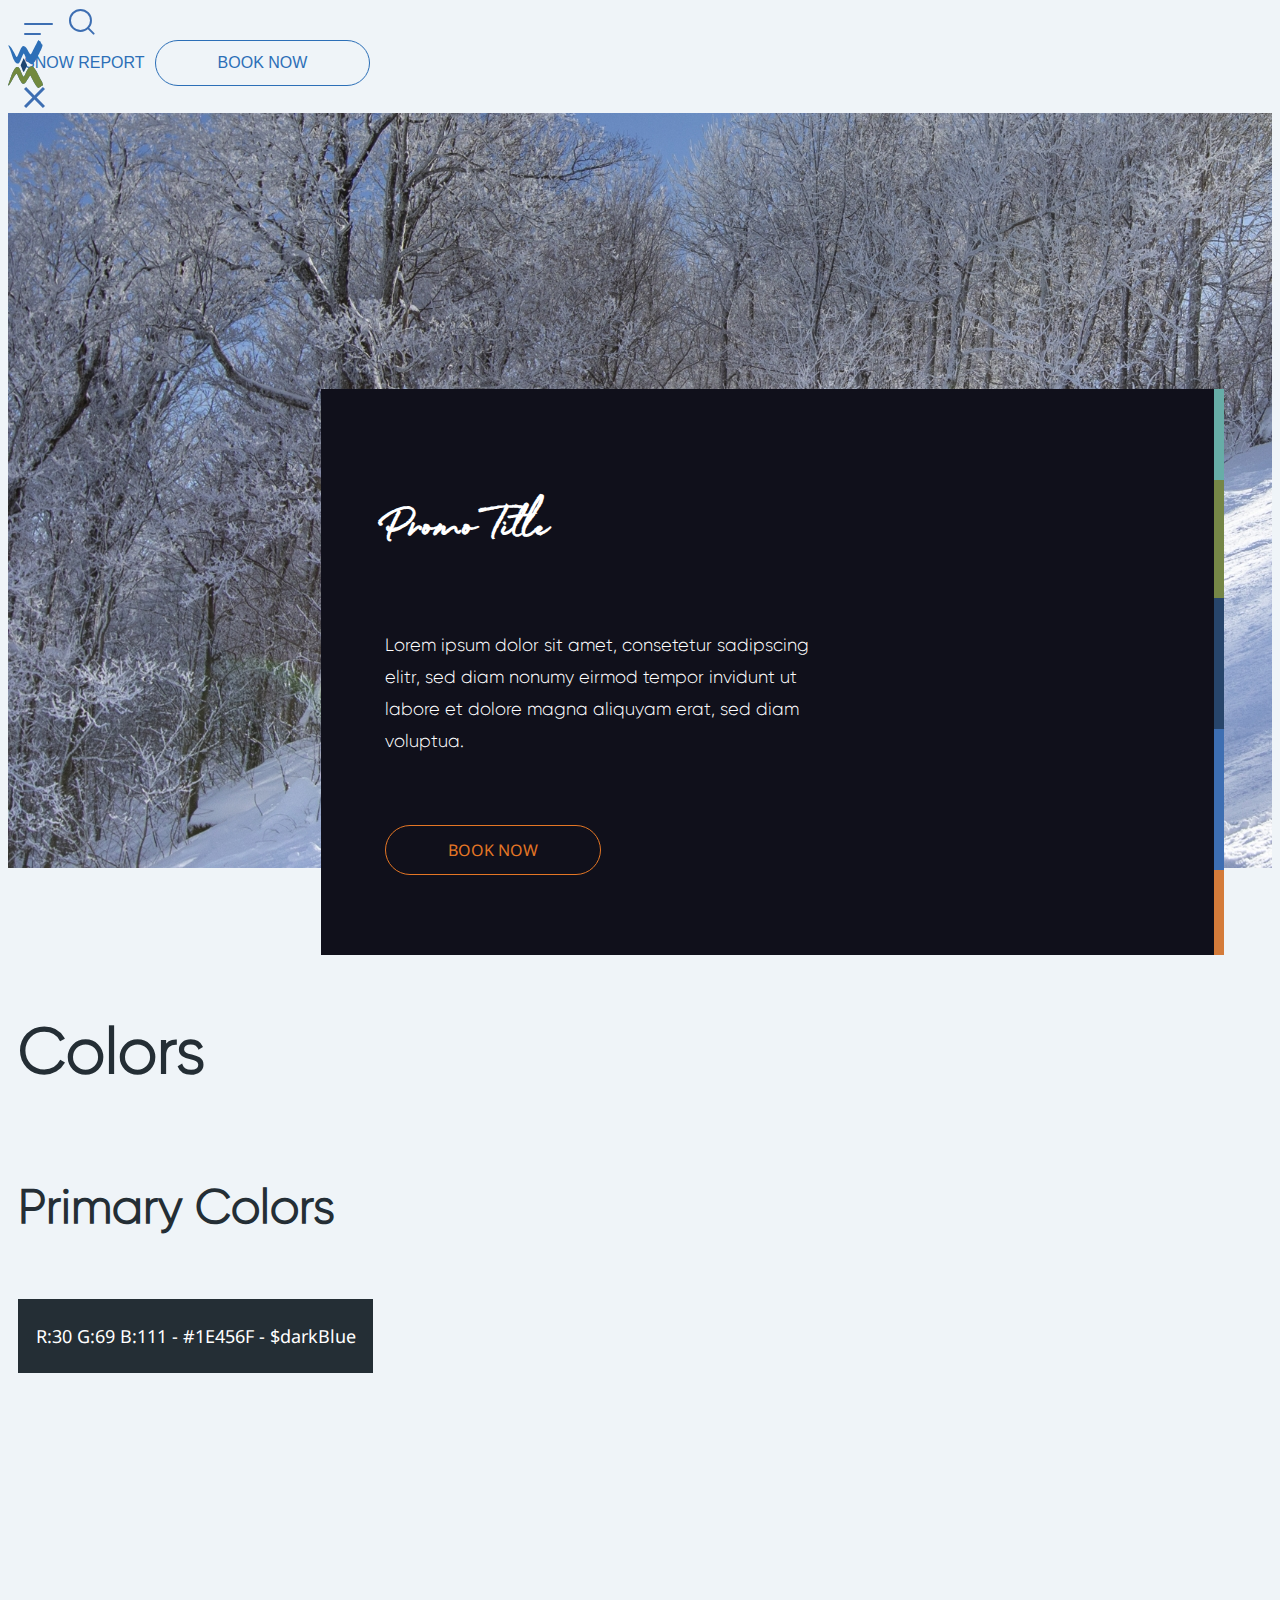
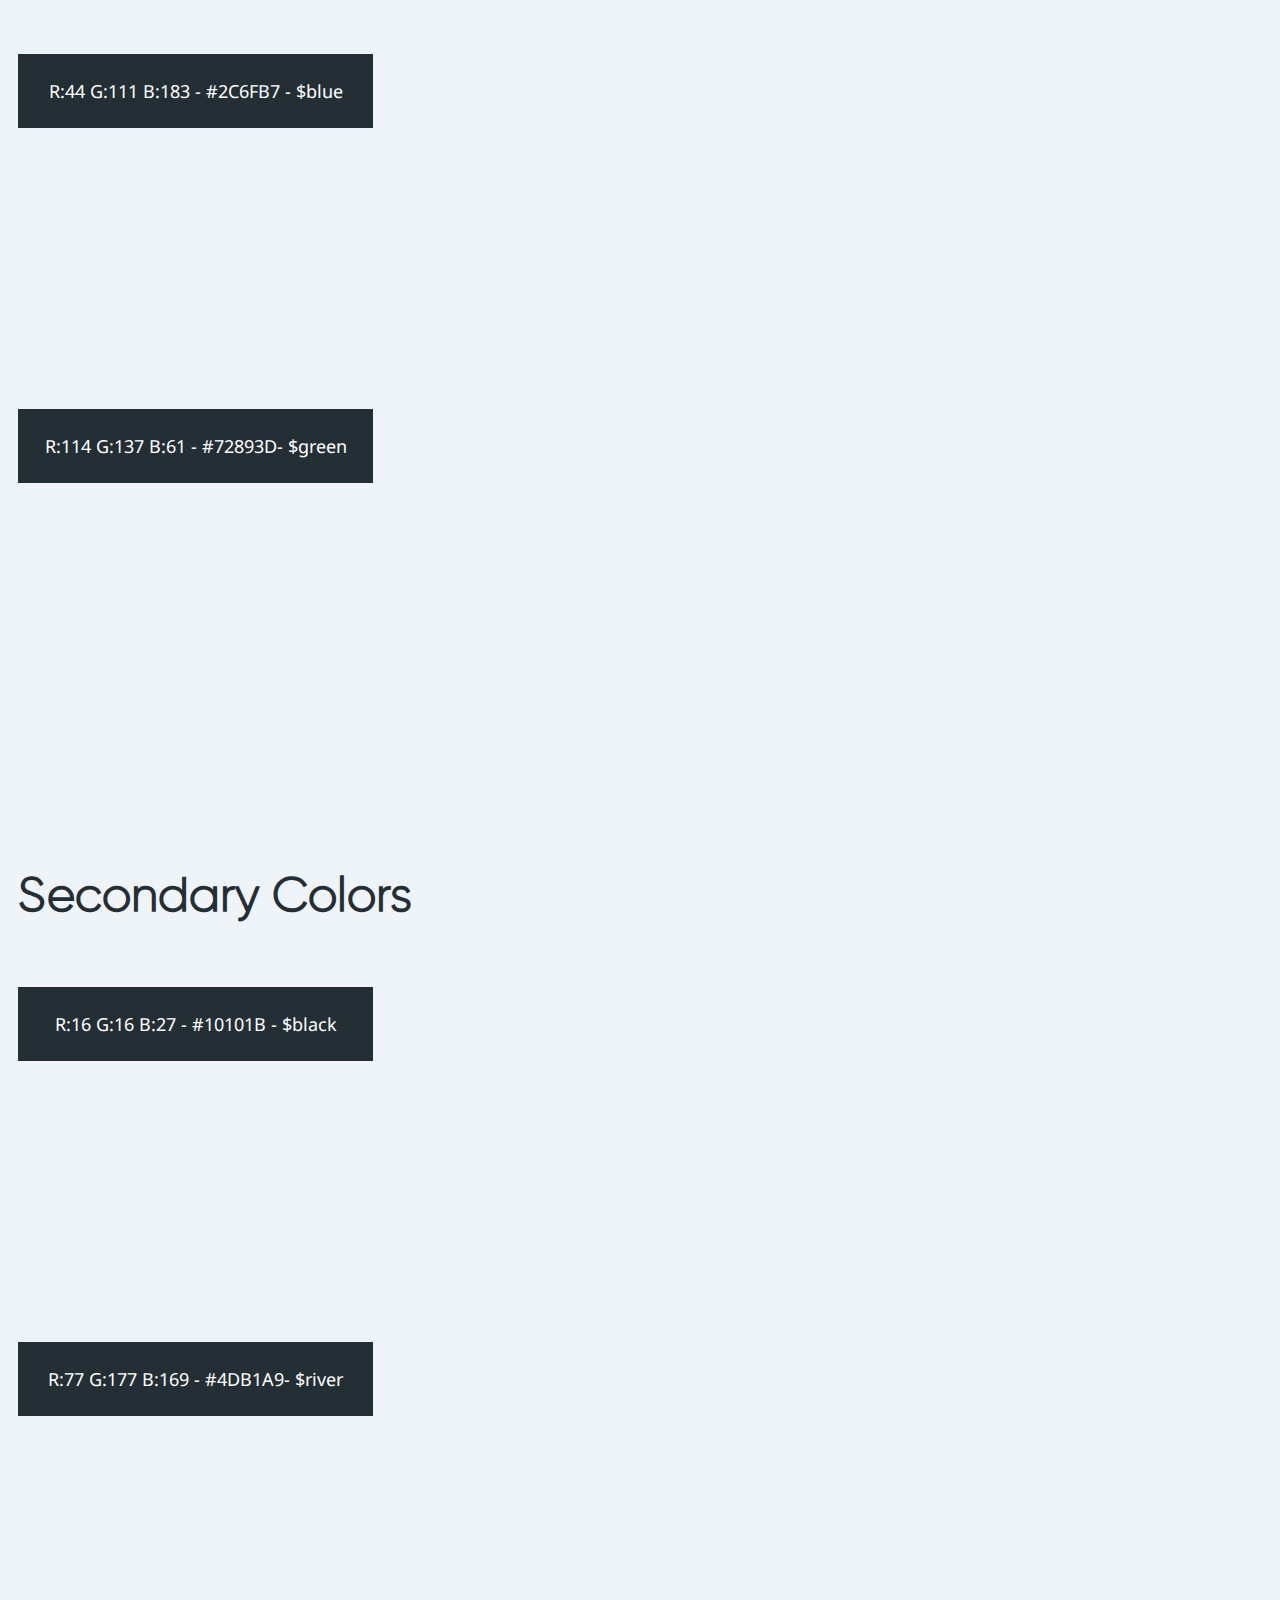
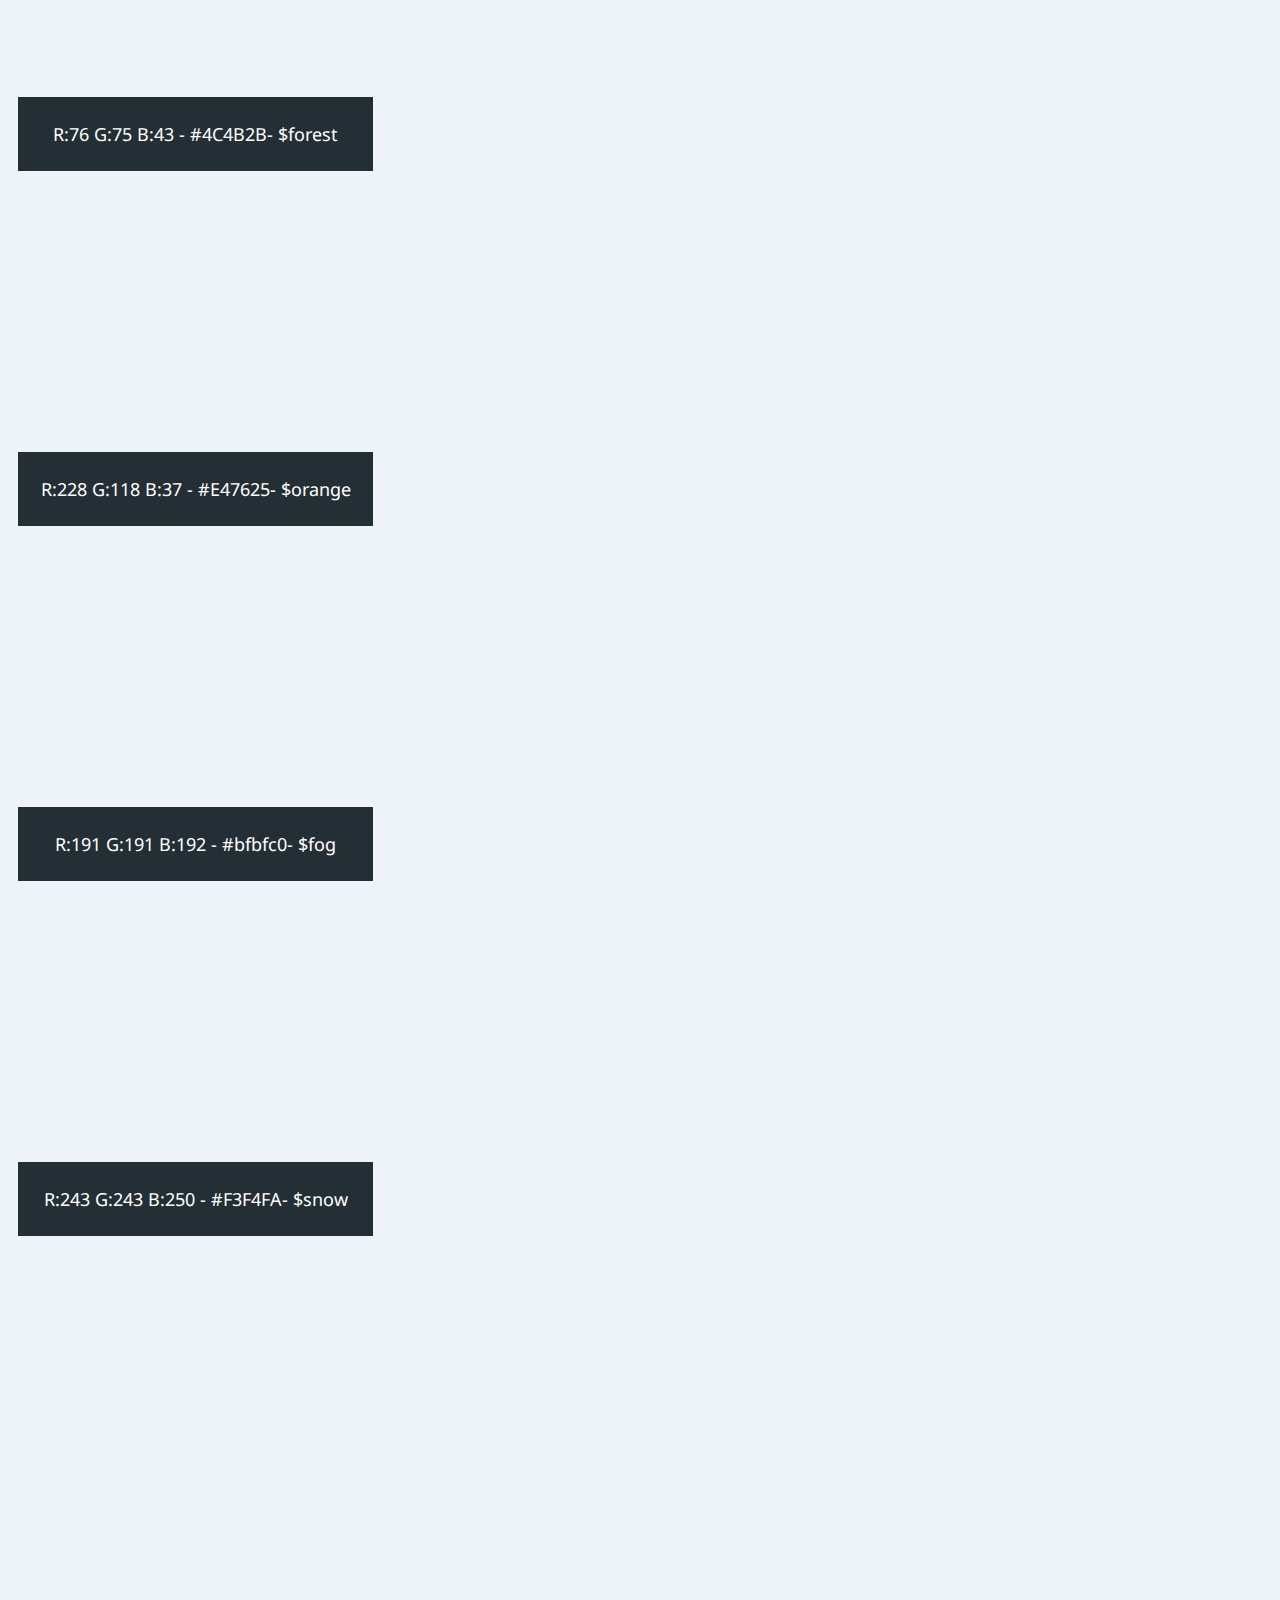
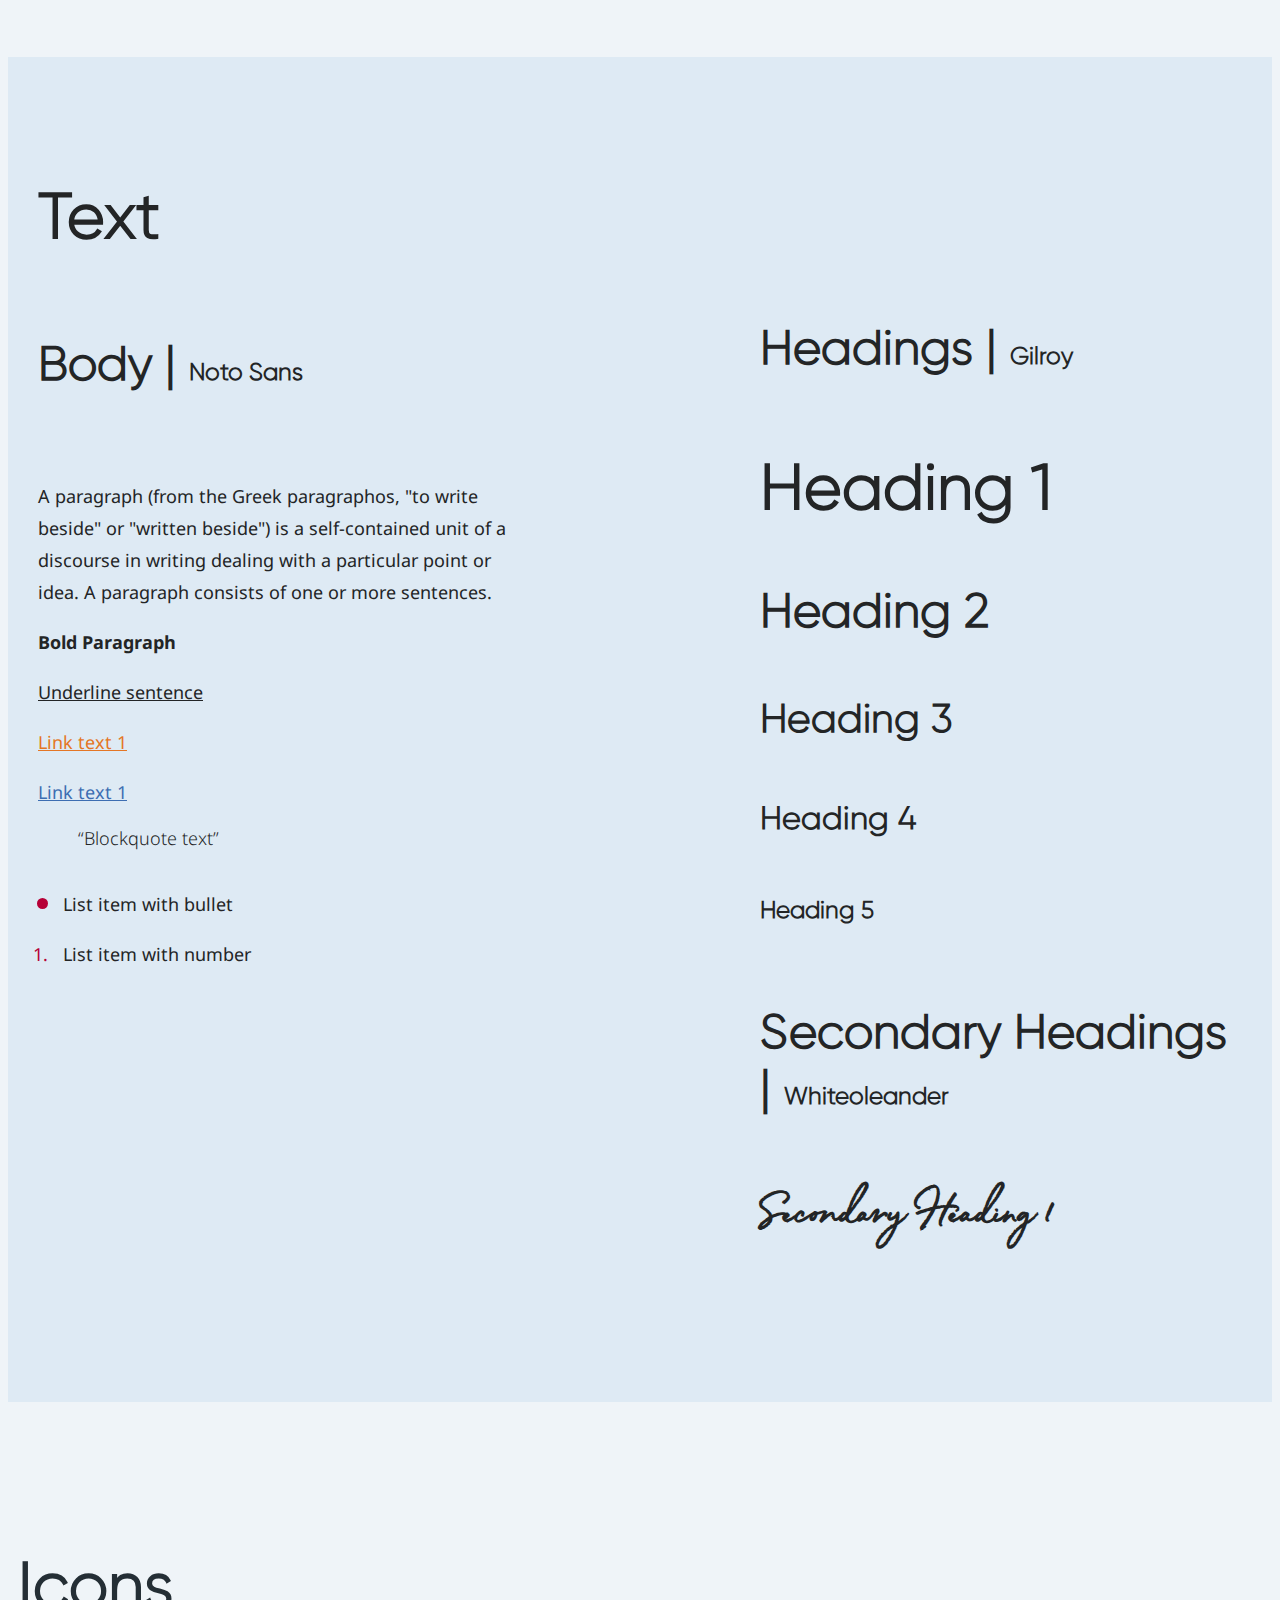
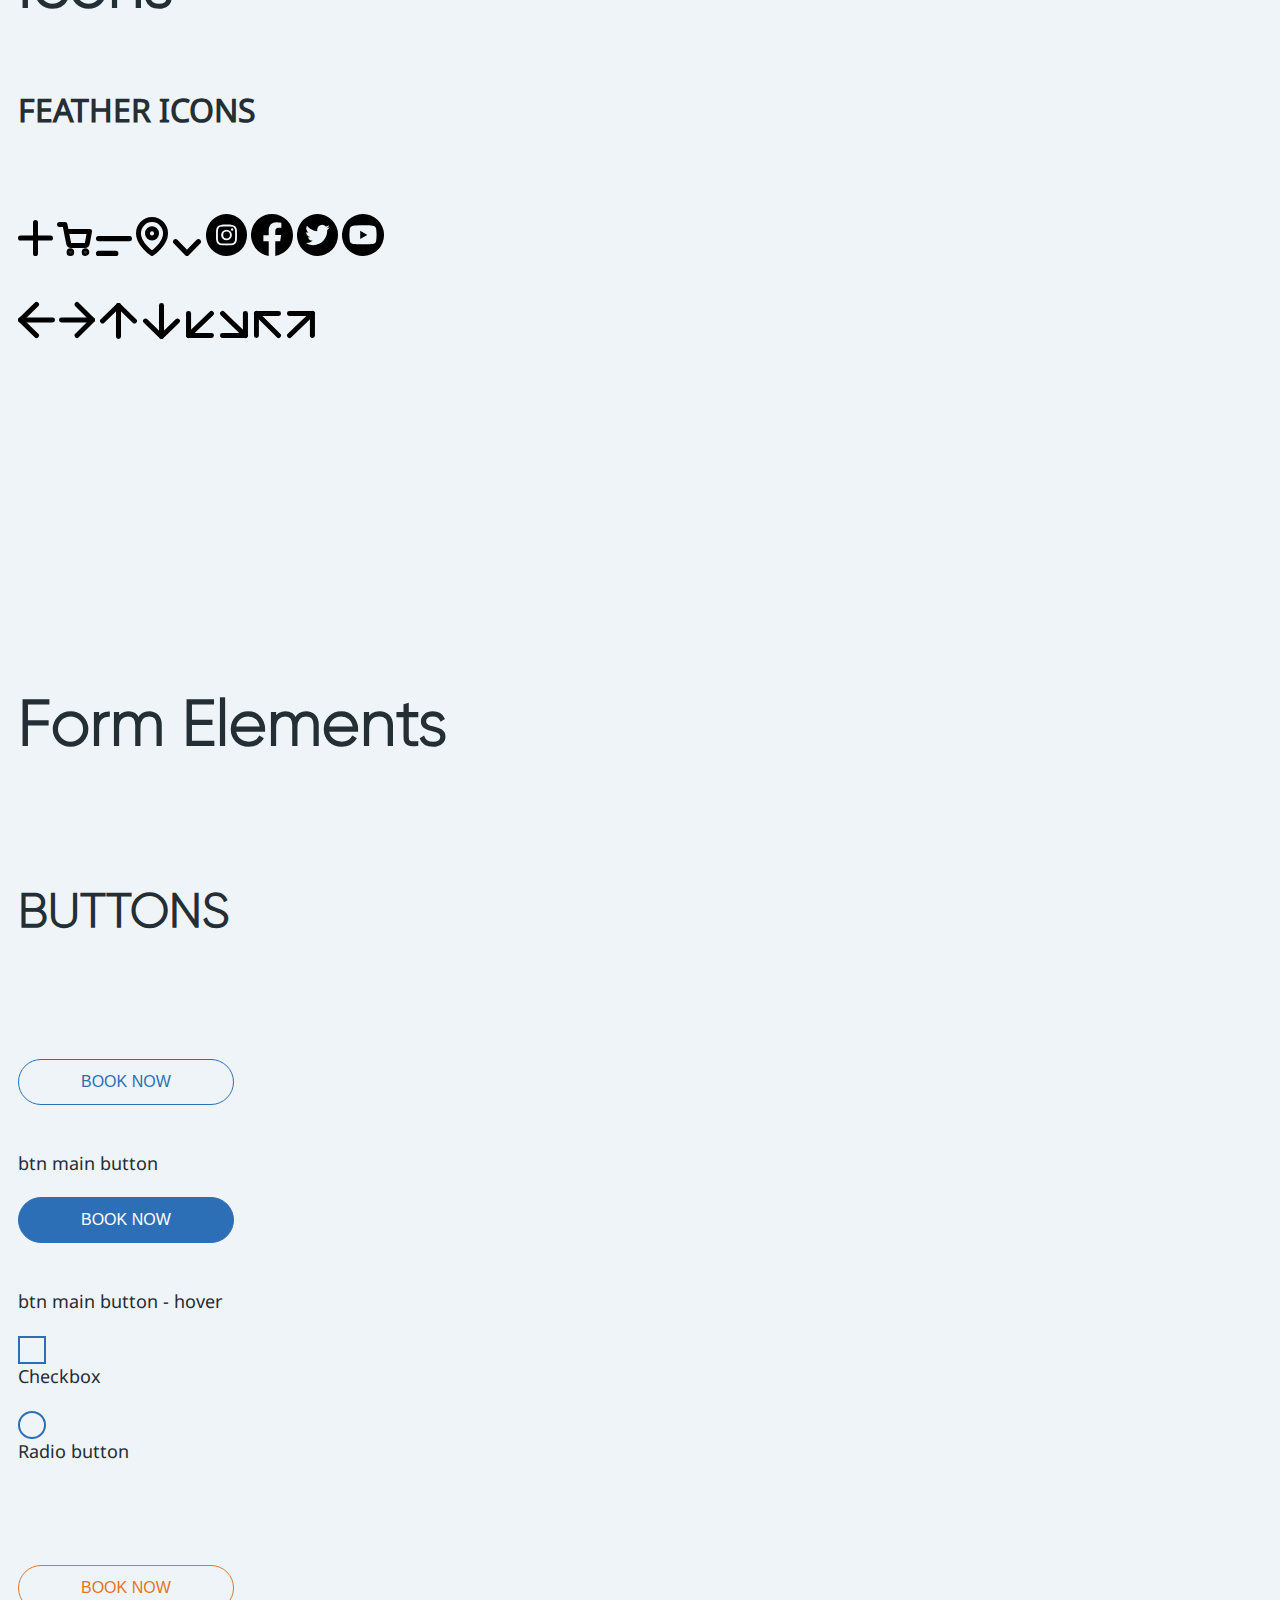
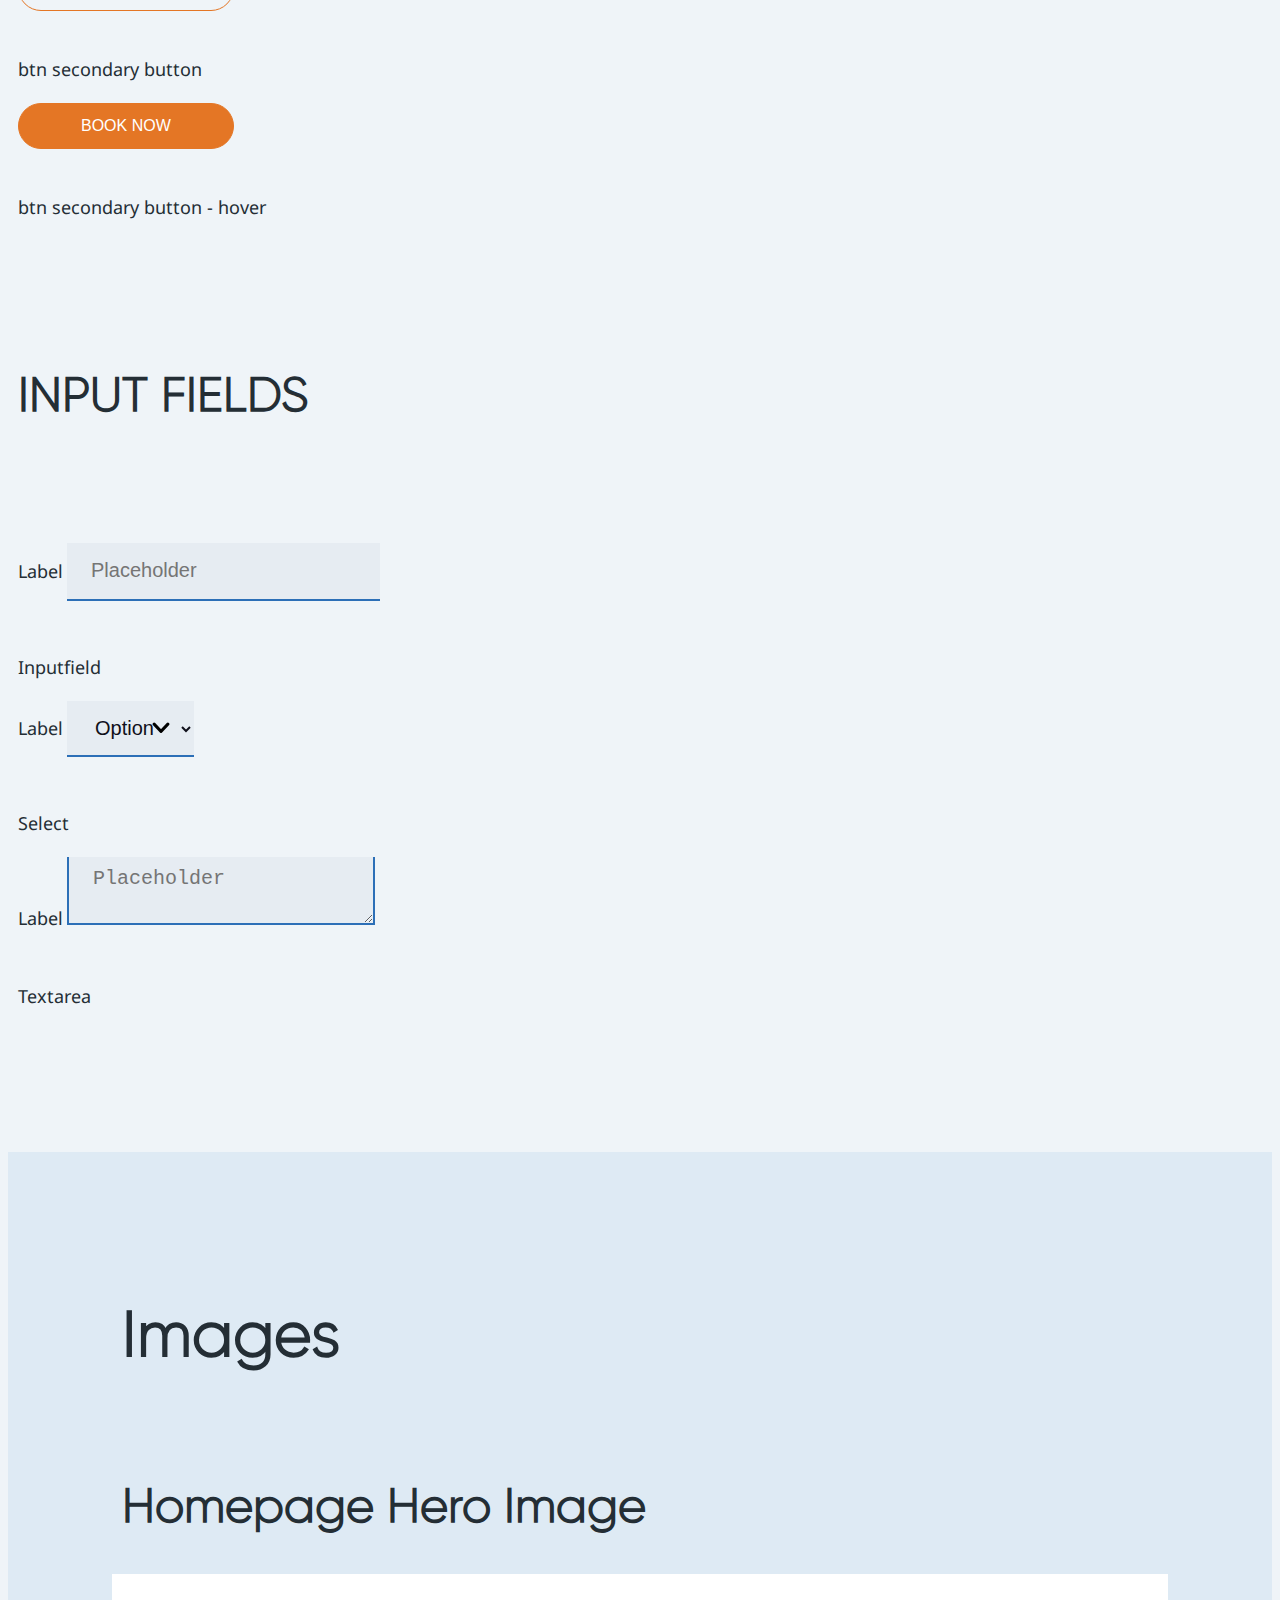
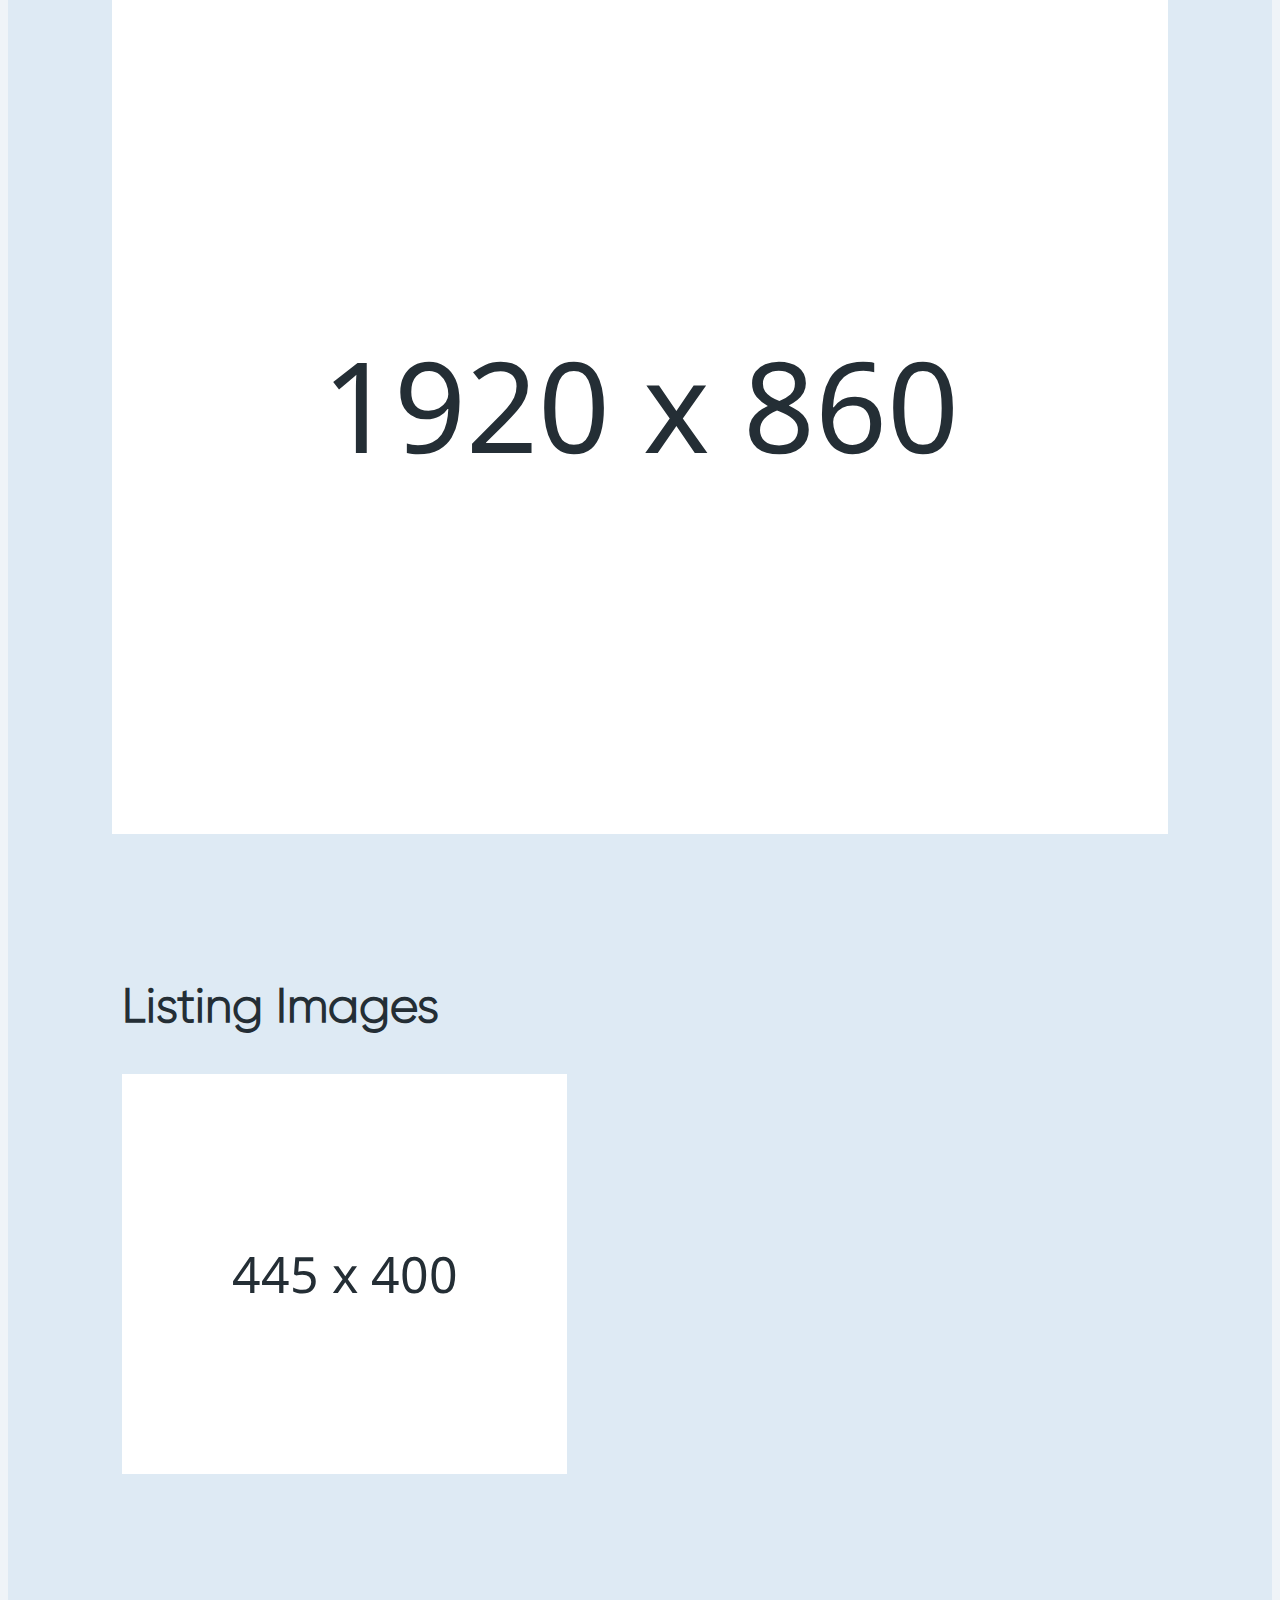
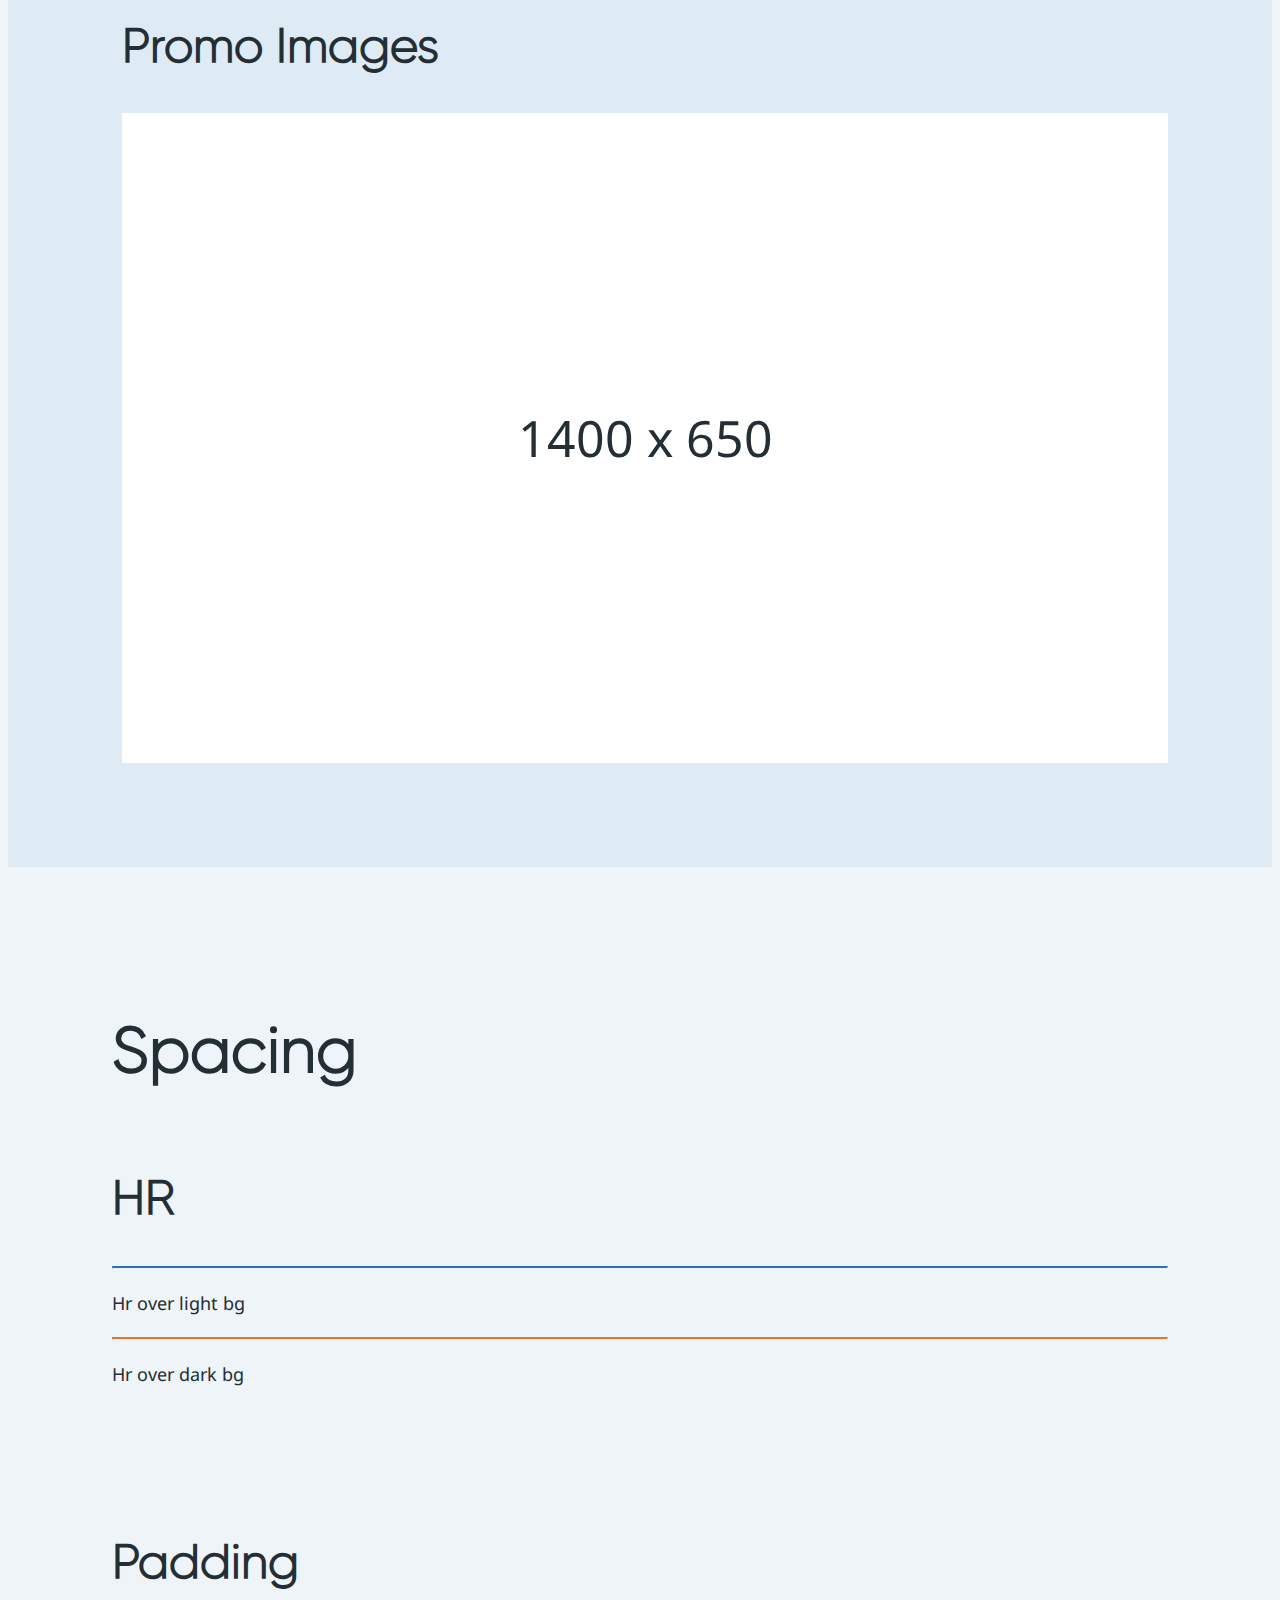
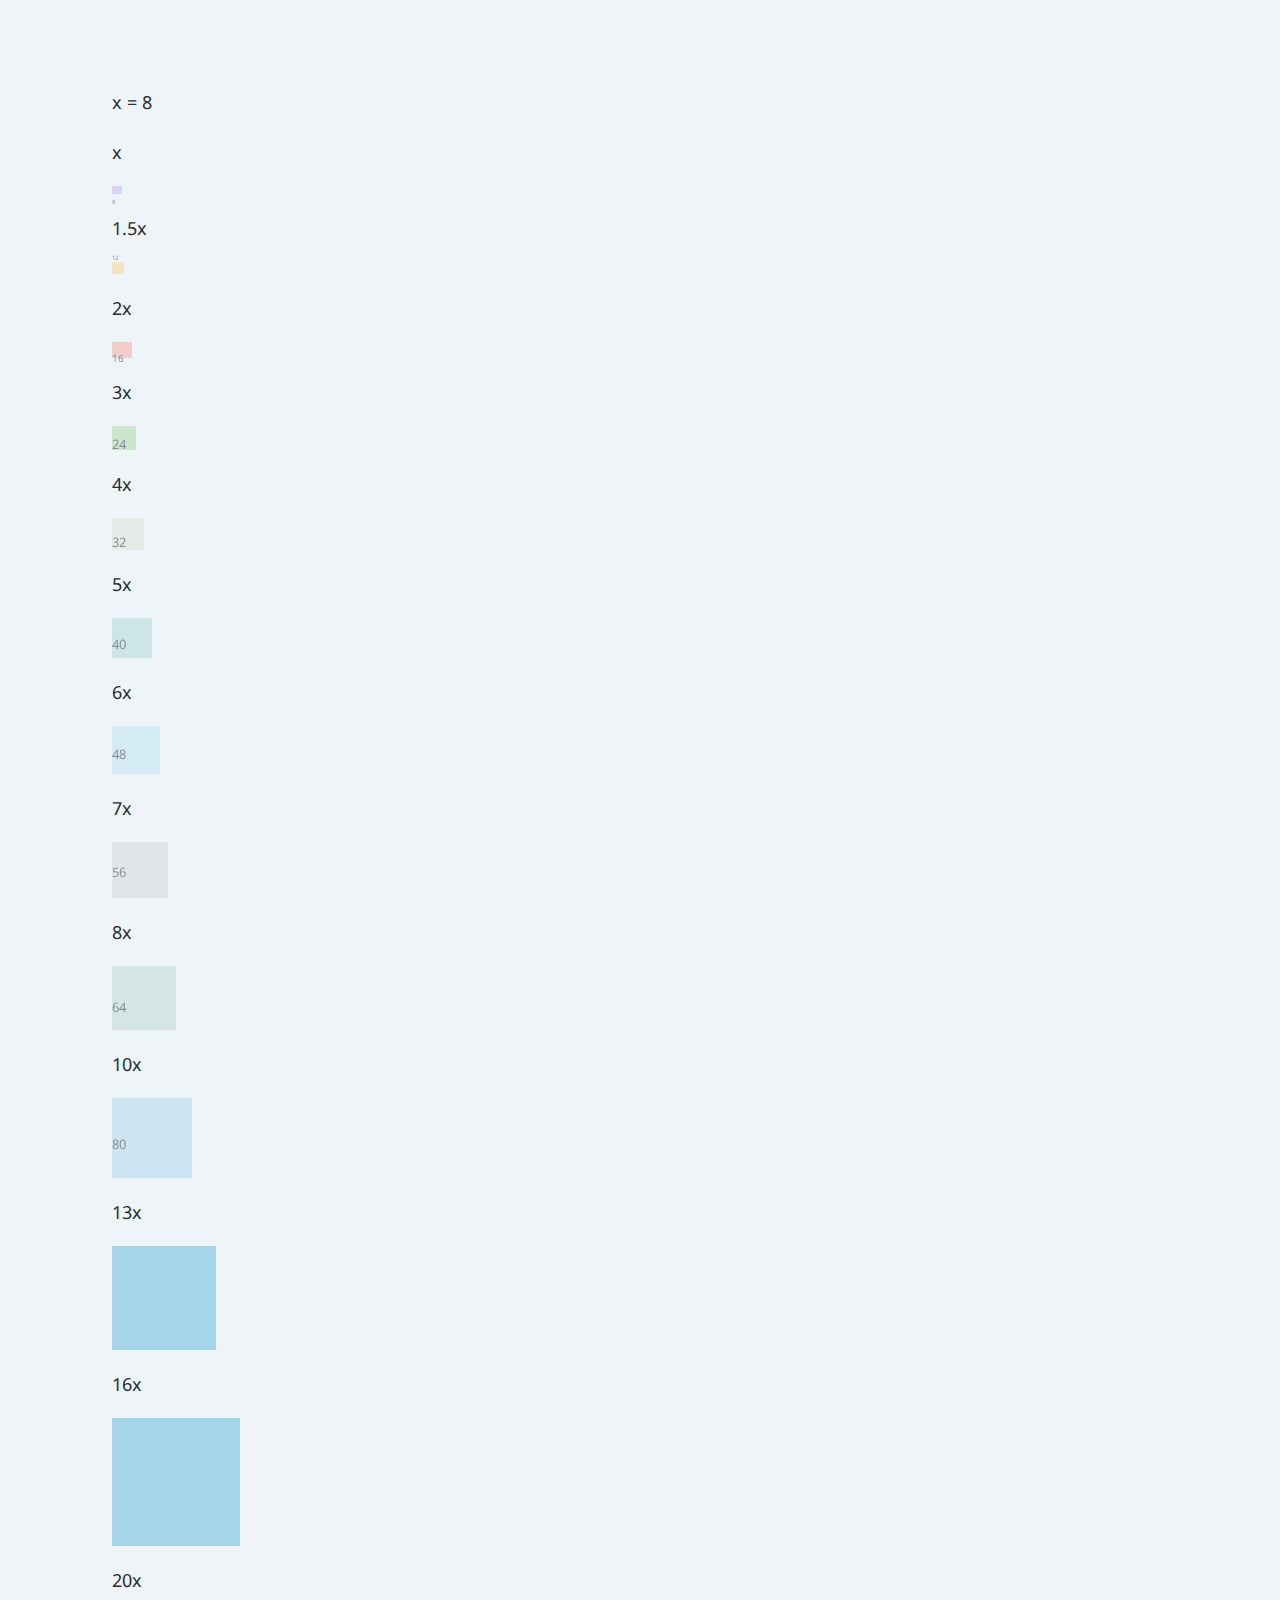
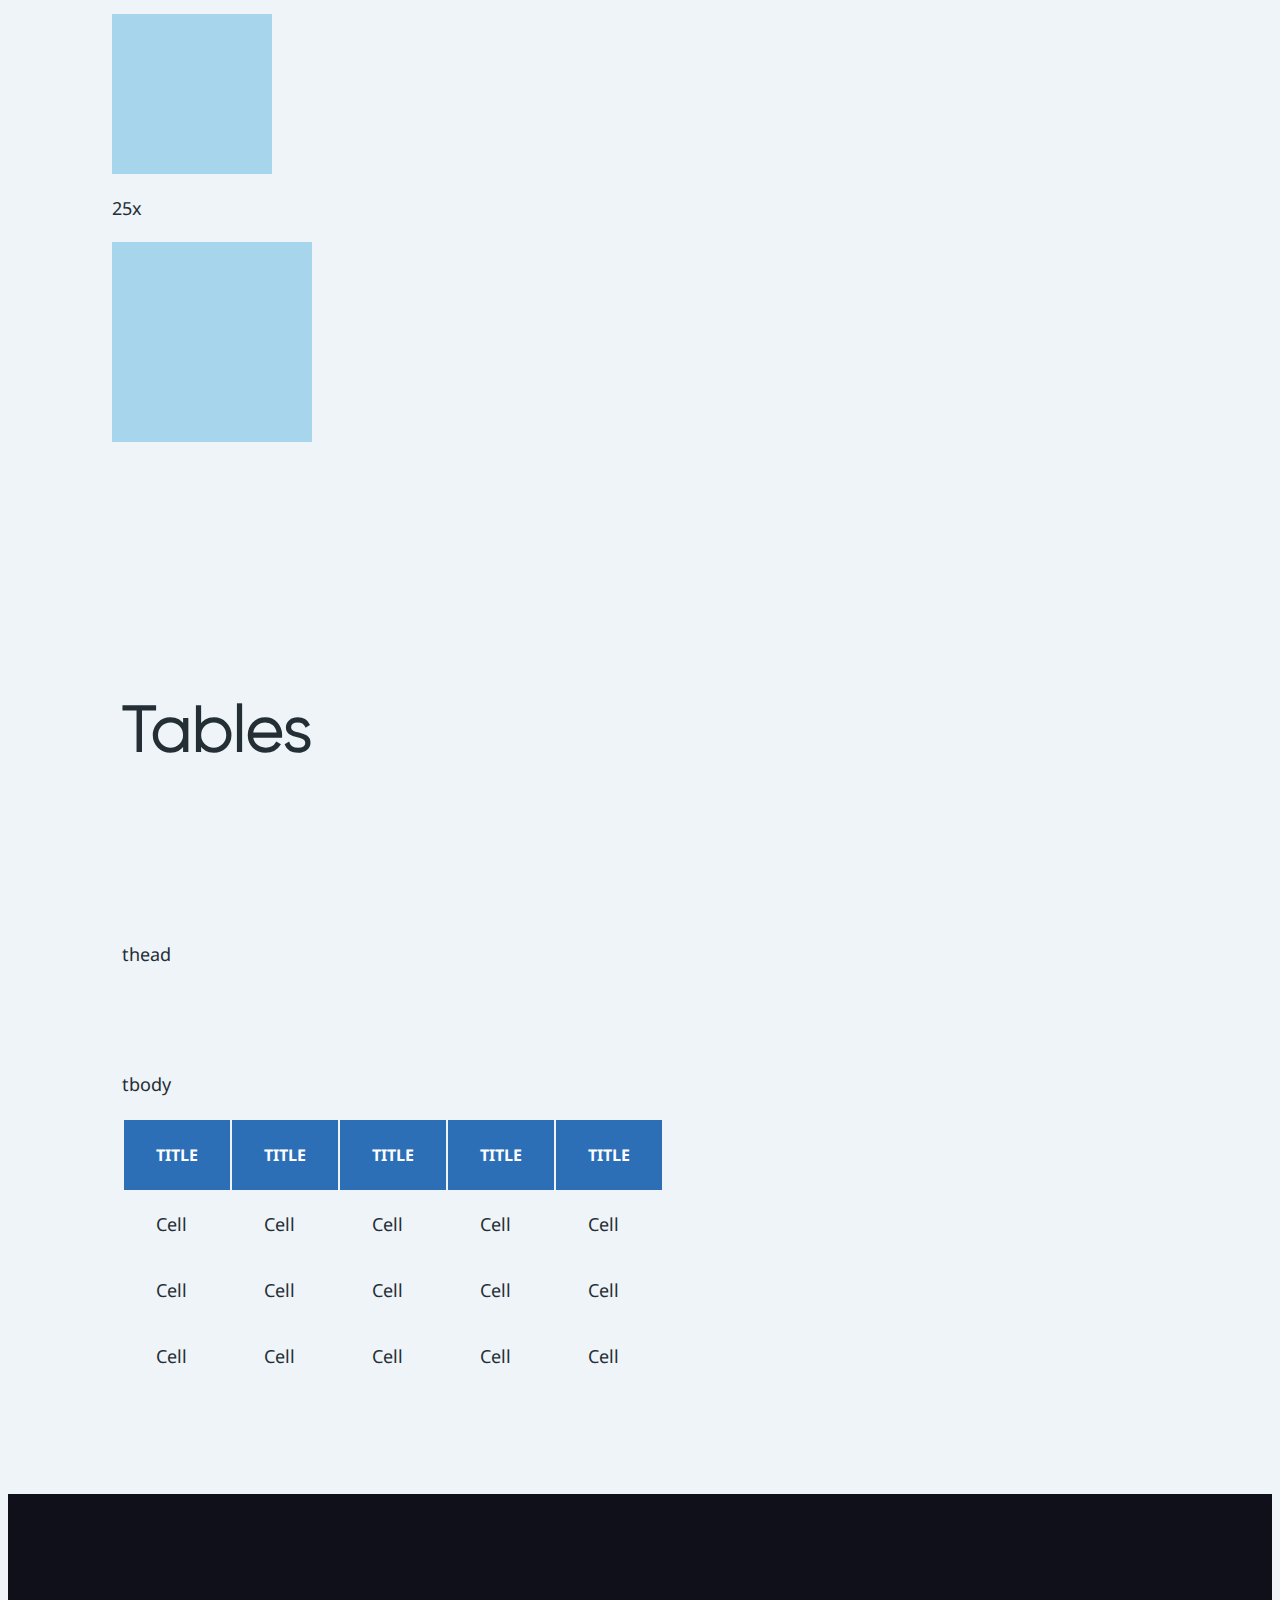
<file: library.html>
<!DOCTYPE html>
<html lang="en">
  <head>
    <meta charset="UTF-8" />
    <meta http-equiv="X-UA-Compatible" content="IE=edge" />
    <meta name="viewport" content="width=device-width, initial-scale=1.0" />
    <!-- CSS only -->
    <link
      href="https://cdn.jsdelivr.net/npm/bootstrap@5.2.0/dist/css/bootstrap.min.css"
      rel="stylesheet"
      integrity="sha384-gH2yIJqKdNHPEq0n4Mqa/HGKIhSkIHeL5AyhkYV8i59U5AR6csBvApHHNl/vI1Bx"
      crossorigin="anonymous"
    />
    <link rel="stylesheet" href="styles/bundle.css" />
    <title>Library</title>
  </head>
  <body>
    <!-- HEADER -->
    <header>
      <div class="container-xxl py-4">
        <div class="row justify-content-between">
          <div
            class="col-3 col-lg-2 menu-nav col-xxl-1 d-flex align-items-center justify-content-between"
          >
            <button
              class="hamburger-menu btn-trigger headerFn"
              data-triger="main-nav"
            >
              <img src="img/hamburger.svg " alt="Hamburger button icon" />
            </button>
            <button class="search-btn">
              <img src="img/search.svg" alt="Search icon" />
            </button>
          </div>
          <div
            class="col-3 d-flex justify-content-end justify-content-lg-center logo-container"
          >
            <a href="#" class="logo">
              <img src="img/logo.svg" alt="Logo Windham" />
            </a>
          </div>
          <div
            class="col-lg-8 d-flex align-items-center justify-content-end gap-2 secundary-nav"
          >
            <button class="btn-trigger headerFn" data-triger="snow-report">
              SNOW REPORT
            </button>
            <button
              class="main-button btn-trigger headerFn"
              data-triger="book-now"
            >
              BOOK NOW
            </button>
          </div>
          <div class="col-3 close-menu d-flex justify-content-end d-none">
            <button><img src="img/x-icon.svg" alt="Close icon" /></button>
          </div>
        </div>
      </div>

      <!-- Open Menu -->
      <div class="main-menu div-trigger" data-triger="main-nav">
        <div class="container-xxl">
          <div class="row justify-content-center">
            <nav class="col-12 col-md-6">
              <ul>
                <li class="dropdown-item-submenu">
                  <span
                    >On the Mountain
                    <img src="img/up-blue.svg" alt="Up arrow image"
                  /></span>
                  <ul>
                    <li><a href="">Conditions</a></li>
                    <li><a href="">Webcams</a></li>
                    <li><a href="">Trail Map</a></li>
                    <li><a href="">Terrain Parks</a></li>
                    <li><a href="">Mountain Stats</a></li>
                    <li><a href="">Mountain Stories</a></li>
                    <li><a href="">Uphill Access</a></li>
                  </ul>
                </li>
                <li class="dropdown-item-submenu">
                  <span
                    >Plan and Book
                    <img src="img/up-blue.svg" alt="Up arrow image"
                  /></span>
                  <ul>
                    <li><a href="">Conditions</a></li>
                    <li><a href="">Webcams</a></li>
                    <li><a href="">Trail Map</a></li>
                    <li><a href="">Terrain Parks</a></li>
                  </ul>
                </li>
                <li class="dropdown-item-submenu">
                  <span
                    >During your Visit
                    <img src="img/up-blue.svg" alt="Up arrow image"
                  /></span>
                  <ul>
                    <li><a href="">Conditions</a></li>
                    <li><a href="">Webcams</a></li>
                    <li><a href="">Trail Map</a></li>
                  </ul>
                </li>
              </ul>
            </nav>
          </div>
        </div>
      </div>

      <div class="menu-sections">
        <!-- BOOK NOW FORM-->
        <div
          class="hide-container div-trigger position-relative"
          data-triger="book-now"
        >
          <form action="">
            <div class="container-xxl">
              <div class="row justify-content-center">
                <div class="col-md-3 mt-4 mt-lg-0">
                  <div class="date-input">
                    <input
                      type="date"
                      name="arribal"
                      id="arribal"
                      placeholder="Arribal"
                      class="form-control input-blue"
                    />
                    <label for="arribal">Arribal</label>
                  </div>
                </div>
                <div class="col-md-3 mt-4 mt-lg-0">
                  <div class="date-input">
                    <input
                      type="date"
                      name="departure"
                      id="departure"
                      placeholder="Departure"
                      class="form-control input-blue"
                    />
                    <label for="departure">Departure</label>
                  </div>
                </div>
              </div>
              <div class="row justify-content-center mt-4">
                <div class="col-md-3">
                  <div class="form-group">
                    <input
                      type="number"
                      name="adults"
                      id="adults"
                      placeholder="Adults"
                      class="form-control input-blue"
                    />
                    <button type="button">
                      <img src="img/plus-blue.svg" alt="Plus icon" />
                    </button>
                  </div>
                </div>
                <div class="col-md-3 mt-4 mt-lg-0">
                  <div class="form-group">
                    <input
                      type="number"
                      name="children"
                      id="children"
                      placeholder="Children"
                      class="form-control input-blue"
                    />
                    <button type="button">
                      <img src="img/plus-blue.svg" alt="Plus icon" />
                    </button>
                  </div>
                </div>
              </div>
              <div class="row justify-content-center pt-5 btn-bookNow">
                <div class="col-md-6 d-flex justify-content-end">
                  <button type="submit" class="main-button">BOOK NOW</button>
                </div>
              </div>
            </div>
          </form>
        </div>

        <!-- SNOW REPORT -->
        <div class="hide-container div-trigger" data-triger="snow-report">
          <div class="container-xxl">
            <div class="row justify-content-center">
              <div class="col-md-7">
                <h2 class="f-36 text-center text-lg-start">Today’s Weather</h2>
                <div class="row justify-content-between mt-5">
                  <div
                    class="col-md-5 d-flex justify-content-between pe-0 pe-lg-5"
                  >
                    <div
                      class="d-flex flex-column justify-content-between text-center info-snow-report"
                    >
                      <p class="item">HIGH</p>
                      <p class="value">29º</p>
                    </div>
                    <img class="py-3" src="img/snow-icon.svg" alt="Snow icon" />
                    <div
                      class="d-flex flex-column justify-content-between text-center info-snow-report"
                    >
                      <p class="item">LOW</p>
                      <p class="value">20º</p>
                    </div>
                  </div>
                  <div class="col-md-2 d-flex justify-content-center">
                    <div class="line border-r-blue"></div>
                  </div>

                  <div class="col-md-5 mt-5 mt-lg-0">
                    <div class="d-flex justify-content-between">
                      <div
                        class="info-snow-report d-flex align-items-center flex-column flex-lg-row"
                      >
                        <p class="item">Lift</p>
                        <p class="value pl-2">5</p>
                      </div>
                      <div
                        class="info-snow-report d-flex align-items-center flex-column flex-lg-row"
                      >
                        <p class="item">NEW SNOW</p>
                        <p class="value pl-2">6”</p>
                      </div>
                      <div
                        class="info-snow-report d-flex align-items-center flex-column flex-lg-row"
                      >
                        <p class="item">TRAIL</p>
                        <p class="value pl-2">49</p>
                      </div>
                    </div>
                    <button class="main-button float-end full-report">
                      FULL REPORT
                    </button>
                  </div>
                </div>
              </div>
            </div>
          </div>
        </div>
      </div>
    </header>
    <!-- HEADER END -->

    <!-- HERO -->
    <div class="hero-container hero">
      <div class="buttons d-flex d-lg-none flex-column">
        <button
          class="btn-trigger headerFn text-white"
          data-triger="snow-report"
        >
          SNOW REPORT
        </button>
        <button
          class="main-button btn-trigger headerFn btn-white mt-3 mb-5"
          data-triger="book-now"
        >
          BOOK NOW
        </button>
      </div>
      <div class="hero-info">
        <h2 class="secondary-title">Promo Title</h2>
        <p class="mt-24">
          Lorem ipsum dolor sit amet, consetetur sadipscing elitr, sed diam
          nonumy eirmod tempor invidunt ut labore et dolore magna aliquyam erat,
          sed diam voluptua.
        </p>
        <a href="#" class="secondary-button mt-50">BOOK NOW</a>
      </div>
    </div>
    <!-- HERO END -->

    <!-- COLORS -->
    <div class="container-xxl pt-13">
      <h1>Colors</h1>
      <h2 class="pt-6">Primary Colors</h2>
      <div class="row pt-3 gap-cards-color">
        <div class="card-color">
          <div class="color bg-darkBlue"></div>
          <div class="info">R:30 G:69 B:111 - #1E456F - $darkBlue</div>
        </div>

        <div class="card-color">
          <div class="color bg-blue"></div>
          <div class="info">R:44 G:111 B:183 - #2C6FB7 - $blue</div>
        </div>

        <div class="card-color">
          <div class="color bg-green"></div>
          <div class="info">R:114 G:137 B:61 - #72893D- $green</div>
        </div>
      </div>

      <h2 class="pt-8">Secondary Colors</h2>
      <div class="row pt-3 gap-cards-color">
        <div class="card-color">
          <div class="color bg-black"></div>
          <div class="info">R:16 G:16 B:27 - #10101B - $black</div>
        </div>

        <div class="card-color">
          <div class="color bg-river"></div>
          <div class="info">R:77 G:177 B:169 - #4DB1A9- $river</div>
        </div>

        <div class="card-color">
          <div class="color bg-forest"></div>
          <div class="info">R:76 G:75 B:43 - #4C4B2B- $forest</div>
        </div>

        <div class="card-color">
          <div class="color bg-orange"></div>
          <div class="info">R:228 G:118 B:37 - #E47625- $orange</div>
        </div>

        <div class="card-color">
          <div class="color bg-fog"></div>
          <div class="info">R:191 G:191 B:192 - #bfbfc0- $fog</div>
        </div>

        <div class="card-color">
          <div class="color bg-snow shadow"></div>
          <div class="info">R:243 G:243 B:250 - #F3F4FA- $snow</div>
        </div>
      </div>
    </div>
    <!-- COLORS END -->

    <!-- TEXT -->
    <div class="text-bg px-0 f-flex flex-column flex-md-row">
      <div class="left">
        <div class="info">
          <h1>Text</h1>
          <h2 class="pt-5">Body | <span>Noto Sans</span></h2>
          <p class="pt-6">
            A paragraph (from the Greek paragraphos, "to write beside" or
            "written beside") is a self-contained unit of a discourse in writing
            dealing with a particular point or idea. A paragraph consists of one
            or more sentences.
          </p>
          <p><strong>Bold Paragraph</strong></p>
          <p><u>Underline sentence</u></p>
          <p><a href="#" class="link-orange">Link text 1</a></p>
          <p><a href="#" class="link-blue">Link text 1</a></p>
          <blockquote>“Blockquote text”</blockquote>
          <ul class="list-circle pt-3">
            <li>List item with bullet</li>
          </ul>
          <ul class="list-number pt-1">
            <li>List item with number</li>
          </ul>
        </div>
      </div>
      <div class="rigth">
        <div class="info">
          <h2 class="pt-2">Headings | <span>Gilroy</span></h2>
          <h1 class="pt-4">Heading 1</h1>
          <h2 class="pt-2">Heading 2</h2>
          <h3 class="pt-2">Heading 3</h3>
          <h4 class="pt-2">Heading 4</h4>
          <h5 class="pt-2">Heading 5</h5>

          <h2 class="pt-5">Secondary Headings | <span>Whiteoleander</span></h2>
          <h2 class="secondary-title pt-3">Secondary Heading 1</h2>
        </div>
      </div>
    </div>
    <!-- TEXT END -->

    <!-- ICONS -->
    <div class="bg-white pb-150">
      <div class="container-xxl pt-13">
        <h1>Icons</h1>
        <h4 class="text-regular pt-3">FEATHER ICONS</h4>
        <div class="row pt-5 justify-content-start gap-3">
          <img class="icons" src="img/plus-icon.svg" alt="Plus icon" />
          <img
            class="icons"
            src="img/shopping-cart.svg"
            alt="Shopping Cart icon"
          />
          <img
            class="icons"
            src="img/hamburguer-menu.svg"
            alt="Menu Hamburguer Icon"
          />
          <img class="icons" src="img/map-icon.svg" alt="Map icon" />
          <img class="icons" src="img/down-icon.svg" alt="Down icon" />
          <img class="icons" src="img/instagram.svg" alt="Instagram icon" />
          <img class="icons" src="img/facebook.svg" alt="facebook icon" />
          <img class="icons" src="img/twiter.svg" alt="Twitter icon" />
          <img class="icons" src="img/youtube.svg" alt="Youtube icon" />
        </div>
        <div class="row pt-5 justify-content-start gap-3">
          <img class="icons" src="img/left-icon.svg" alt="Left Arrow icon" />
          <img class="icons" src="img/right-icon.svg" alt="Right Arrow icon" />
          <img class="icons" src="img/up-arrow.svg" alt="Up Arrow Icon" />
          <img class="icons" src="img/down-arrow.svg" alt="Down Arrow Icon" />
          <img class="icons" src="img/bottom-left-arrow.svg" alt="Down icon" />
          <img
            class="icons"
            src="img//bottom-right-arrow.svg"
            alt="Arrow Icon"
          />
          <img class="icons" src="img/up-left-arrow.svg" alt="Arrow Icon" />
          <img class="icons" src="img/up-right-arrow.svg" alt="Arrow Icon" />
        </div>
      </div>
    </div>
    <!-- ICONS END -->

    <!-- FORM ELEMENTS -->
    <div class="container-xxl pt-150">
      <h1>Form Elements</h1>
      <h2 class="pt-10">BUTTONS</h2>
      <!-- Buttons -->
      <div class="row pt-10">
        <div class="col-md-3">
          <button class="main-button">BOOK NOW</button>
          <p class="pt-3">btn main button</p>
        </div>
        <div class="col-md-3">
          <button class="main-button-hover bg-blue">BOOK NOW</button>
          <p class="pt-3">btn main button - hover</p>
        </div>
        <div
          class="col-md-1 d-flex flex-column justify-content-end align-items-start"
        >
          <label class="container-checkbox">
            <input type="checkbox" />
            <span class="checkmark"></span>
          </label>
          <p class="pt-3">Checkbox</p>
        </div>
        <div
          class="col-md-2 d-flex flex-column justify-content-end align-items-start"
        >
          <label class="container-radio">
            <input type="radio" />

            <span class="checkmark"></span>
          </label>
          <p class="pt-3">Radio button</p>
        </div>
      </div>
      <div class="row pt-10">
        <div class="col-md-3">
          <button class="secondary-button">BOOK NOW</button>
          <p class="pt-3">btn secondary button</p>
        </div>
        <div class="col-md-3">
          <button class="secondary-button-hover bg-orange">BOOK NOW</button>
          <p class="pt-3">btn secondary button - hover</p>
        </div>
      </div>

      <!-- FORM  ITEMS -->
      <h2 class="pt-13">INPUT FIELDS</h2>
      <div class="row pt-10">
        <div class="col-md-3 mt-3 mt-md-0">
          <label for="">Label</label>
          <input
            type="text"
            class="form-control w-100 input-blue mt-1"
            placeholder="Placeholder"
          />
          <p class="pt-4">Inputfield</p>
        </div>
        <div class="col-md-3 mt-3 mt-md-0">
          <label for="">Label</label>
          <select name="" id="" class="form-control input-blue mt-1">
            <option value="">Option</option>
          </select>
          <p class="pt-4">Select</p>
        </div>
        <div class="col-md-6 mt-3 mt-md-0">
          <label for="">Label</label>
          <textarea
            class="form-control input-blue mt-1"
            placeholder="Placeholder"
          ></textarea>
          <p class="pt-4">Textarea</p>
        </div>
      </div>
    </div>
    <!-- FORM ELEMENTS END-->

    <!-- IMAGES -->
    <div class="bg-dark-2 p-13 px-0 mt-140">
      <div class="container-xxl">
        <h1>Images</h1>
        <h2 class="pt-8">Homepage Hero Image</h2>
      </div>

      <div class="hero-container mt-5">1920 x 860</div>
      <div class="container-xxl pt-13">
        <div class="row gap-5 gap-md-0">
          <div class="col-md-12 px-0">
            <h2>Listing Images</h2>
            <div class="listing-images">445 x 400</div>
          </div>
          <div class="col-md-12 px-0 pt-13">
            <h2>Promo Images</h2>
            <div class="slideshow-images">1400 x 650</div>
          </div>
        </div>
      </div>
    </div>
    <!-- IMAGES END-->

    <!-- SPACING -->
    <div class="container-xxl p-13 px-3 px-md-0">
      <h1>Spacing</h1>
      <h2 class="pt-5">HR</h2>
      <hr class="hr-blue" />
      <p class="d-block mb-5">Hr over light bg</p>
      <hr class="hr-orange" />
      <p class="d-block mb-5">Hr over dark bg</p>

      <h2 class="pt-13">Padding</h2>
      <p class="pt-7 text-center text-md-start">x = 8</p>
      <!-- padding list start -->
      <div
        class="row justify-content-between flex-column flex-md-row align-content-center"
      >
        <div
          class="text-center d-flex flex-column min-content align-items-center mx-auto mx-md-0"
        >
          <p>x</p>
          <div class="pt-1 pl-1 bg-p-0"><p>8</p></div>
        </div>

        <div
          class="text-center d-flex flex-column min-content align-items-center mx-auto mx-md-0 mt-3 mt-md-0"
        >
          <p>1.5x</p>
          <div class="pt-1-5 pl-1-5 bg-p-1 min-content"><p>12</p></div>
        </div>

        <div
          class="text-center d-flex flex-column min-content align-items-center mx-auto mx-md-0 mt-3 mt-md-0"
        >
          <p>2x</p>
          <div class="pt-2 pl-2 bg-p-2"><p>16</p></div>
        </div>

        <div
          class="text-center d-flex flex-column min-content align-items-center mx-auto mx-md-0 mt-3 mt-md-0"
        >
          <p>3x</p>
          <div class="pt-3 pl-3 bg-p-3"><p>24</p></div>
        </div>

        <div
          class="text-center d-flex flex-column min-content align-items-center mx-auto mx-md-0 mt-3 mt-md-0"
        >
          <p>4x</p>
          <div class="pt-4 pl-4 bg-p-4"><p>32</p></div>
        </div>

        <div
          class="text-center d-flex flex-column min-content align-items-center mx-auto mx-md-0 mt-3 mt-md-0"
        >
          <p>5x</p>
          <div class="pt-5 pl-5 bg-p-5"><p>40</p></div>
        </div>

        <div
          class="text-center d-flex flex-column min-content align-items-center mx-auto mx-md-0 mt-3 mt-md-0"
        >
          <p>6x</p>
          <div class="pt-6 pl-6 bg-p-6"><p>48</p></div>
        </div>

        <div
          class="text-center d-flex flex-column min-content align-items-center mx-auto mx-md-0 mt-3 mt-md-0"
        >
          <p>7x</p>
          <div class="pt-7 pl-7 bg-p-7"><p>56</p></div>
        </div>

        <div
          class="text-center d-flex flex-column min-content align-items-center mx-auto mx-md-0 mt-3 mt-md-0"
        >
          <p>8x</p>
          <div class="pt-8 pl-8 bg-p-8"><p>64</p></div>
        </div>

        <div
          class="text-center d-flex flex-column min-content align-items-center mx-auto mx-md-0 mt-3 mt-md-0"
        >
          <p>10x</p>
          <div class="pt-10 pl-10 bg-p-10"><p>80</p></div>
        </div>

        <div
          class="text-center d-flex flex-column min-content align-items-center mx-auto mx-md-0 mt-3 mt-md-0"
        >
          <p>13x</p>
          <div class="pt-13 pl-13 bg-p-13"></div>
        </div>

        <div
          class="text-center d-flex flex-column min-content align-items-center mx-auto mx-md-0 mt-3 mt-md-0"
        >
          <p>16x</p>
          <div class="pt-16 pl-16 bg-p-13"></div>
        </div>

        <div
          class="text-center d-flex flex-column min-content align-items-center mx-auto mx-md-0 mt-3 mt-md-0"
        >
          <p>20x</p>
          <div class="pt-20 pl-20 bg-p-13"></div>
        </div>

        <div
          class="text-center d-flex flex-column min-content align-items-center mx-auto mx-md-0 mt-3 mt-md-0"
        >
          <p>25x</p>
          <div class="pt-25 pl-25 bg-p-13"></div>
        </div>
      </div>
      <!-- padding list end -->
    </div>
    <!-- SPACING END-->

    <!-- TABLES -->
    <div class="bg-white p-13 px-0">
      <div class="container-xxl">
        <h1>Tables</h1>

        <div class="row pt-10">
          <div class="col-3">
            <p class="pt-4">thead</p>
            <p class="pt-10">tbody</p>
          </div>
          <div class="col-9 table-responsive">
            <table class="table table-yellow">
              <thead>
                <tr>
                  <th>TITLE</th>
                  <th>TITLE</th>
                  <th>TITLE</th>
                  <th>TITLE</th>
                  <th>TITLE</th>
                </tr>
              </thead>
              <tbody>
                <tr>
                  <td>Cell</td>
                  <td>Cell</td>
                  <td>Cell</td>
                  <td>Cell</td>
                  <td>Cell</td>
                </tr>
                <tr>
                  <td>Cell</td>
                  <td>Cell</td>
                  <td>Cell</td>
                  <td>Cell</td>
                  <td>Cell</td>
                </tr>
                <tr>
                  <td>Cell</td>
                  <td>Cell</td>
                  <td>Cell</td>
                  <td>Cell</td>
                  <td>Cell</td>
                </tr>
              </tbody>
            </table>
          </div>
        </div>
      </div>
    </div>
    <!-- TABLES END-->

    <!-- FOOTER -->
    <footer>
      <div class="container-xxl">
        <div class="row justify-content-between">
          <div class="col-md-3 text-center text-md-start">
            <h4>Follow Us</h4>

            <div class="d-flex justify-content-between">
              <a href="#">
                <img src="img/instagram.svg" alt="Instagram Icon" />
              </a>
              <a href="#">
                <img src="img/facebook.svg" alt="Facebook Icon" />
              </a>
              <a href="#">
                <img src="img/twiter.svg" alt="Twiter Icon" />
              </a>
              <a href="#">
                <img src="img/youtube.svg" alt="Youtube Icon" />
              </a>
            </div>

            <h4 class="mt-5">Contact Info</h4>

            <p class="mt-5">19 Resort Drive</p>
            <p>Windham, NY 12496</p>

            <p class="mt-5">1.800.754.9463</p>
            <p>info@windhammountain.com</p>
          </div>

          <div
            class="col-md-8 col-xxl-6 d-flex flex-column justify-content-between"
          >
            <div class="row text-center text-md-start mt-5 mt-md-0">
              <div class="col-md-4 d-flex flex-column">
                <h4>Navigation</h4>
                <a href="">Link</a>
                <a href="">Link</a>
                <a href="">Link</a>
                <a href="">Link</a>
              </div>
              <div class="col-md-4 d-flex flex-column mt-4 mt-md-0">
                <h4>Navigation</h4>
                <a href="">Link</a>
                <a href="">Link</a>
                <a href="">Link</a>
                <a href="">Link</a>
              </div>
              <div class="col-md-4 d-flex flex-column mt-4 mt-md-0">
                <h4>Navigation</h4>
                <a href="">Link</a>
                <a href="">Link</a>
                <a href="">Link</a>
                <a href="">Link</a>
              </div>
            </div>
            <div class="text-center text-md-start mt-5 mt-md-0">
              <h4>Keep in Touch</h4>
              <form action="" class="d-flex flex-column flex-md-row gap-4 mt-4">
                <input
                  type="email"
                  class="form-control w-100 input-blue mt-1"
                  placeholder="Email"
                />
                <button type="submit" class="main-button mx-auto w-sm-100">
                  SUBSCRIBE
                </button>
              </form>
            </div>
          </div>
        </div>
      </div>
      <div class="bg-darkBlue py-4">
        <img
          src="img/white-logo.svg"
          class="mx-auto d-block"
          alt="White logo"
        />
      </div>
    </footer>
    <!-- FOOTER END -->
    <script src="js/app.js"></script>
  </body>
</html>
</file>
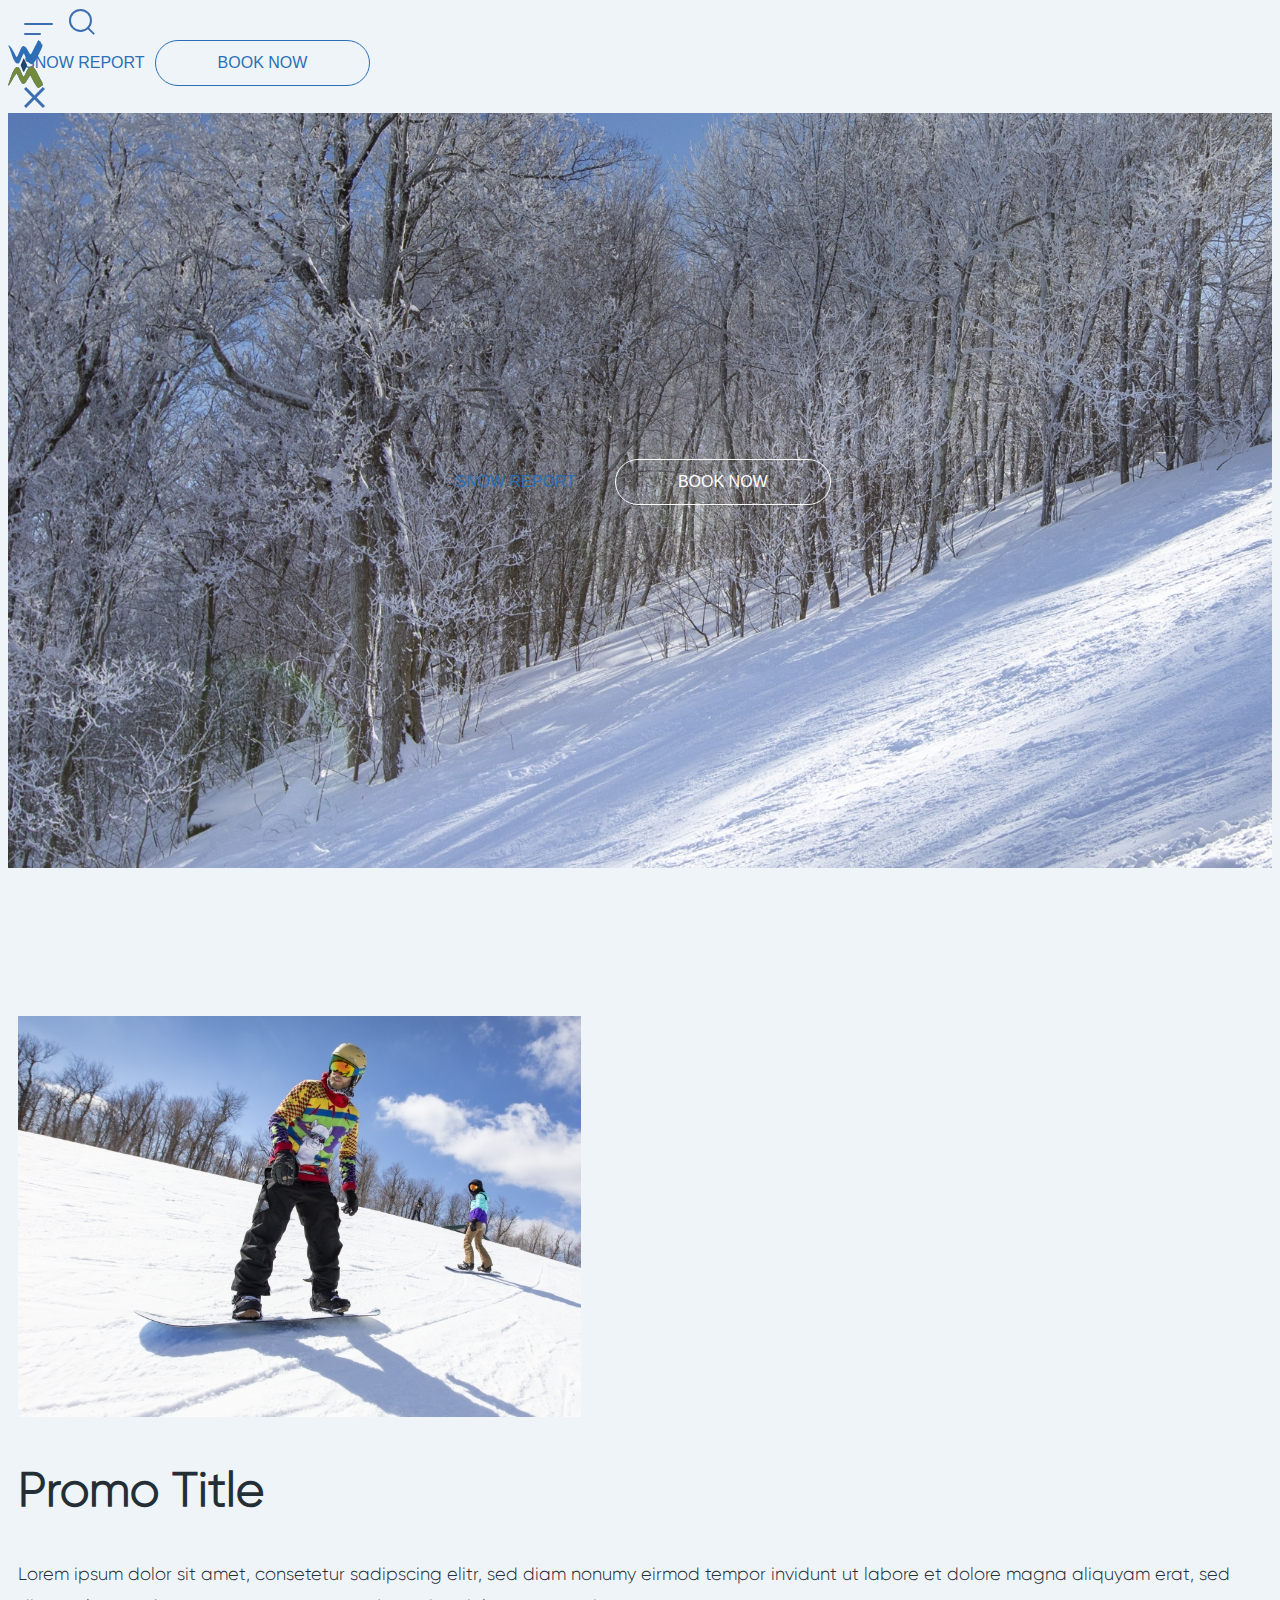
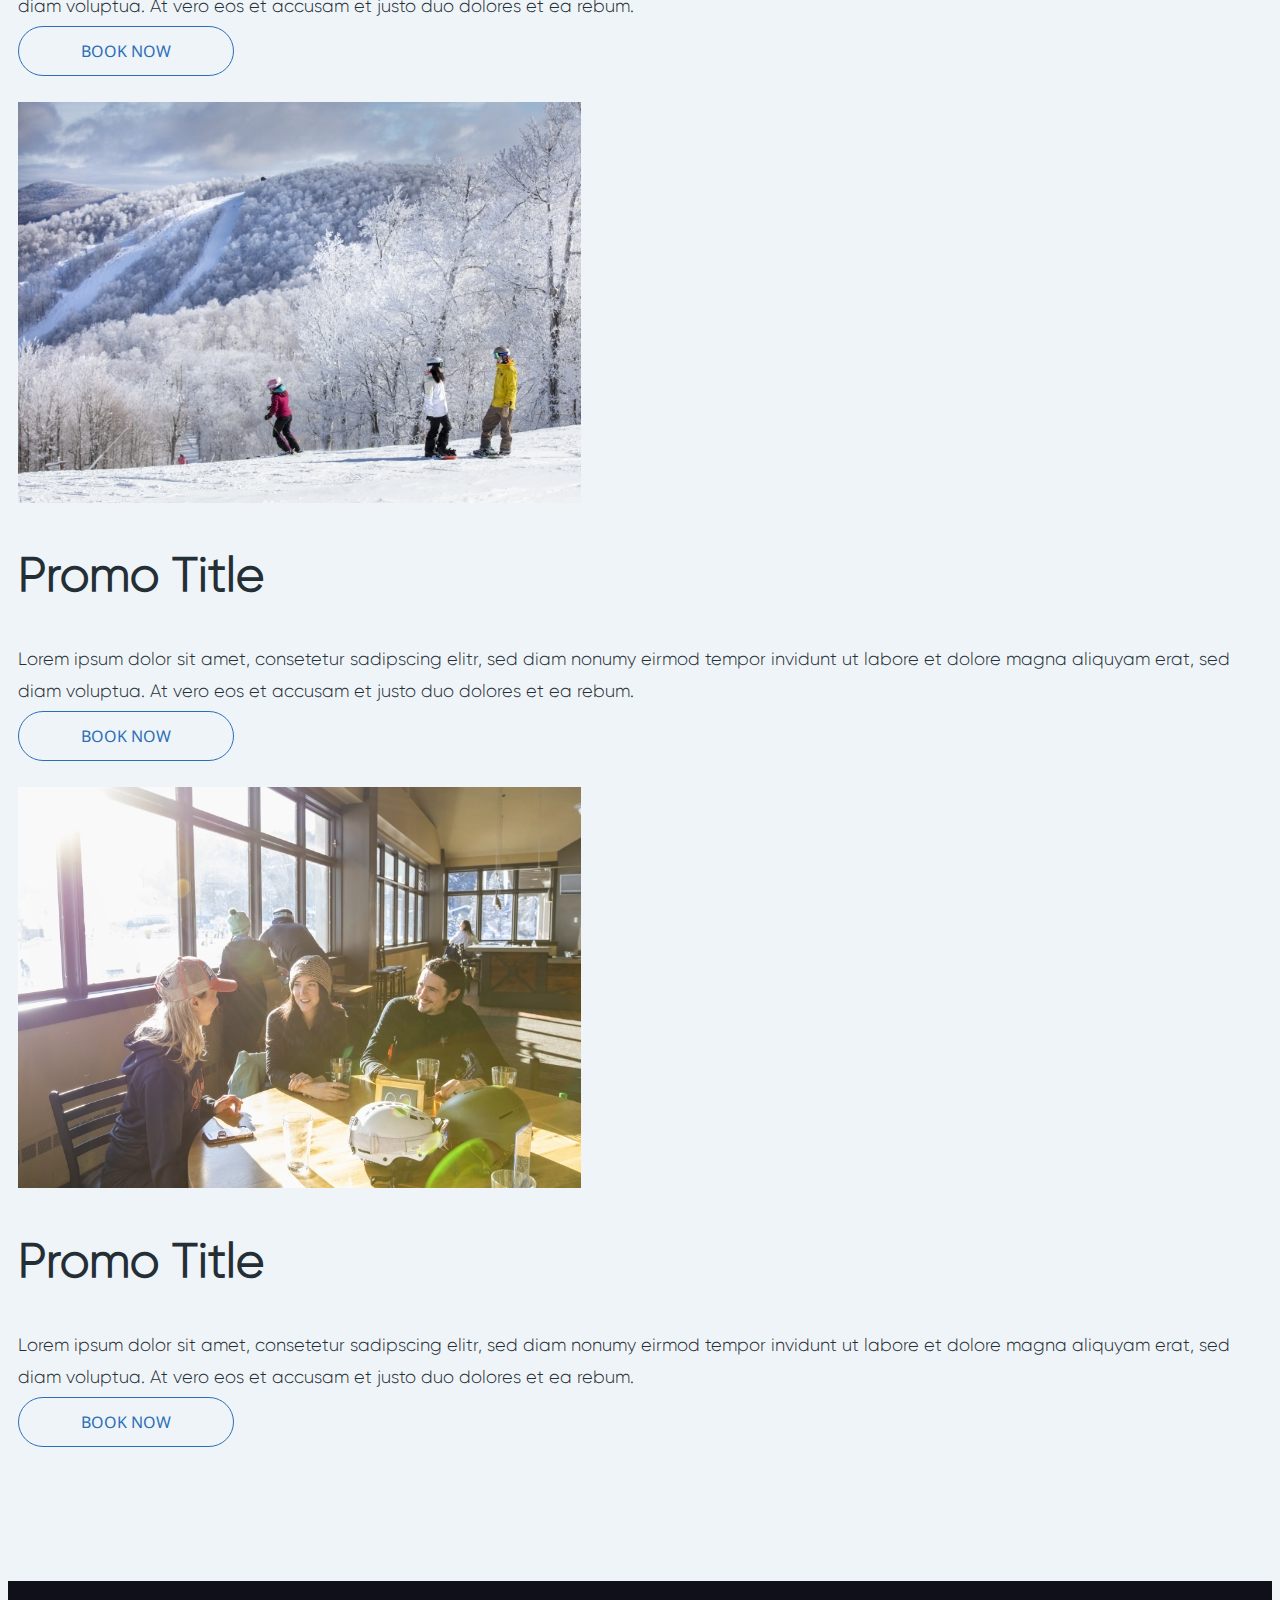
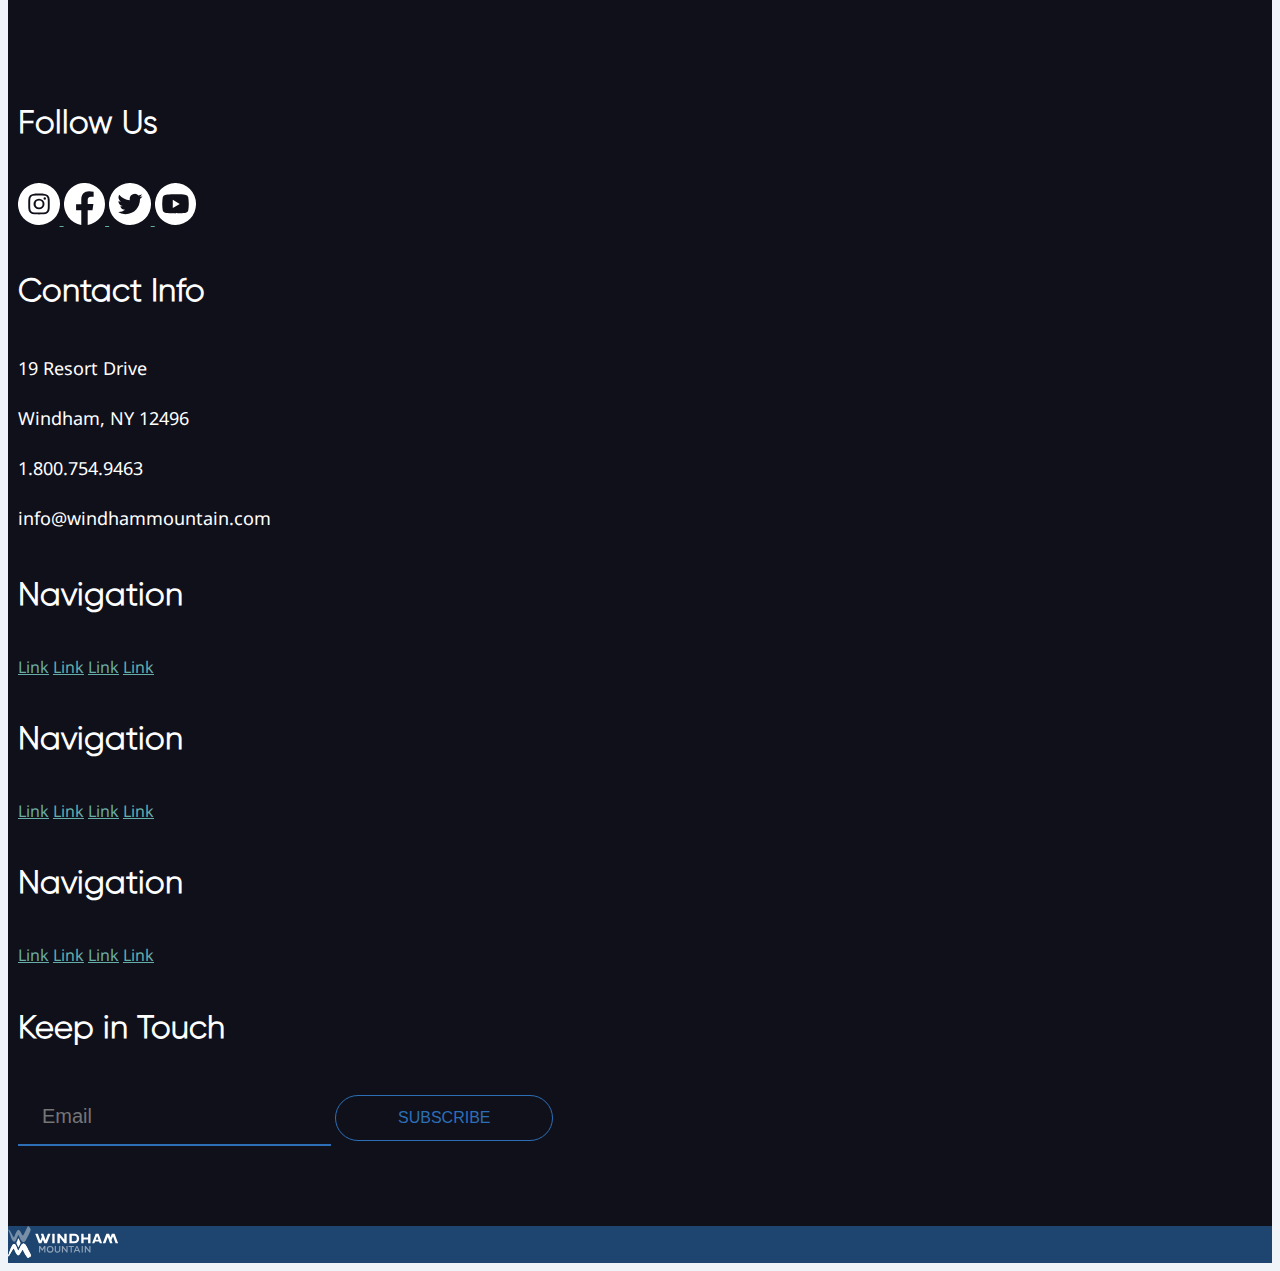
<file: page1.html>
<!DOCTYPE html>
<html lang="en">
  <head>
    <meta charset="UTF-8" />
    <meta http-equiv="X-UA-Compatible" content="IE=edge" />
    <meta name="viewport" content="width=device-width, initial-scale=1.0" />
    <!-- CSS only -->
    <link
      href="https://cdn.jsdelivr.net/npm/bootstrap@5.2.0/dist/css/bootstrap.min.css"
      rel="stylesheet"
      integrity="sha384-gH2yIJqKdNHPEq0n4Mqa/HGKIhSkIHeL5AyhkYV8i59U5AR6csBvApHHNl/vI1Bx"
      crossorigin="anonymous"
    />
    <link rel="stylesheet" href="styles/bundle.css" />
    <title>Page 1</title>
  </head>
  <body class="bg-white">
    <!-- HEADER -->
    <header>
      <div class="container-xxl py-4">
        <div class="row justify-content-between">
          <div
            class="col-3 col-lg-2 menu-nav col-xxl-1 d-flex align-items-center justify-content-between"
          >
            <button
              class="hamburger-menu btn-trigger headerFn"
              data-triger="main-nav"
            >
              <img src="img/hamburger.svg " alt="Hamburger button icon" />
            </button>
            <button class="search-btn">
              <img src="img/search.svg" alt="Search icon" />
            </button>
          </div>
          <div
            class="col-3 d-flex justify-content-end justify-content-lg-center logo-container"
          >
            <a href="#" class="logo">
              <img src="img/logo.svg" alt="Logo Windham" />
            </a>
          </div>
          <div
            class="col-lg-8 d-flex align-items-center justify-content-end gap-2 secundary-nav"
          >
            <button class="btn-trigger headerFn" data-triger="snow-report">
              SNOW REPORT
            </button>
            <button
              class="main-button btn-trigger headerFn"
              data-triger="book-now"
            >
              BOOK NOW
            </button>
          </div>
          <div class="col-3 close-menu d-flex justify-content-end d-none">
            <button><img src="img/x-icon.svg" alt="Close icon" /></button>
          </div>
        </div>
      </div>

      <!-- Open Menu -->
      <div class="main-menu div-trigger" data-triger="main-nav">
        <div class="container-xxl">
          <div class="row justify-content-center">
            <nav class="col-12 col-md-6">
              <ul>
                <li class="dropdown-item-submenu">
                  <span
                    >On the Mountain
                    <img src="img/up-blue.svg" alt="Up arrow image"
                  /></span>
                  <ul>
                    <li><a href="">Conditions</a></li>
                    <li><a href="">Webcams</a></li>
                    <li><a href="">Trail Map</a></li>
                    <li><a href="">Terrain Parks</a></li>
                    <li><a href="">Mountain Stats</a></li>
                    <li><a href="">Mountain Stories</a></li>
                    <li><a href="">Uphill Access</a></li>
                  </ul>
                </li>
                <li class="dropdown-item-submenu">
                  <span
                    >Plan and Book
                    <img src="img/up-blue.svg" alt="Up arrow image"
                  /></span>
                  <ul>
                    <li><a href="">Conditions</a></li>
                    <li><a href="">Webcams</a></li>
                    <li><a href="">Trail Map</a></li>
                    <li><a href="">Terrain Parks</a></li>
                  </ul>
                </li>
                <li class="dropdown-item-submenu">
                  <span
                    >During your Visit
                    <img src="img/up-blue.svg" alt="Up arrow image"
                  /></span>
                  <ul>
                    <li><a href="">Conditions</a></li>
                    <li><a href="">Webcams</a></li>
                    <li><a href="">Trail Map</a></li>
                  </ul>
                </li>
              </ul>
            </nav>
          </div>
        </div>
      </div>

      <div class="menu-sections">
        <!-- BOOK NOW FORM-->
        <div class="hide-container div-trigger position-relative" data-triger="book-now">
          <form action="">
            <div class="container-xxl">
              <div class="row justify-content-center">
                <div class="col-md-3 mt-4 mt-lg-0">
                  <div class="date-input">
                    <input type="date" name="arribal" id="arribal" placeholder="Arribal" class="form-control input-blue"/>
                    <label for="arribal">Arribal</label>
                  </div>
                </div>
                <div class="col-md-3 mt-4 mt-lg-0">
                  <div class="date-input">
                    <input type="date" name="departure" id="departure" placeholder="Departure" class="form-control input-blue"/>
                    <label for="departure">Departure</label>
                  </div>
                </div>
              </div>
              <div class="row justify-content-center mt-4">
                <div class="col-md-3">
                  <div class="form-group">
                    <input
                      type="number"
                      name="adults"
                      id="adults"
                      placeholder="Adults"
                      class="form-control input-blue"
                    />
                    <button type="button">
                      <img src="img/plus-blue.svg" alt="Plus icon" />
                    </button>
                  </div>
                </div>
                <div class="col-md-3 mt-4 mt-lg-0">
                  <div class="form-group">
                    <input
                      type="number"
                      name="children"
                      id="children"
                      placeholder="Children"
                      class="form-control input-blue"
                    />
                    <button type="button">
                      <img src="img/plus-blue.svg" alt="Plus icon" />
                    </button>
                  </div>
                </div>
              </div>
              <div class="row justify-content-center pt-5 btn-bookNow">
                <div class="col-md-6 d-flex justify-content-end">
                  <button type="submit" class="main-button">BOOK NOW</button>
                </div>
              </div>
            </div>
          </form>
        </div>

        <!-- SNOW REPORT -->
        <div class="hide-container div-trigger" data-triger="snow-report">
          <div class="container-xxl">
            <div class="row justify-content-center">
              <div class="col-md-7">
                <h2 class="f-36 text-center text-lg-start">Today’s Weather</h2>
                <div class="row justify-content-between mt-5">
                  <div class="col-md-5 d-flex justify-content-between pe-0 pe-lg-5">
                    <div
                      class="d-flex flex-column justify-content-between text-center info-snow-report"
                    >
                      <p class="item">HIGH</p>
                      <p class="value">29º</p>
                    </div>
                    <img class="py-3" src="img/snow-icon.svg" alt="Snow icon" />
                    <div
                      class="d-flex flex-column justify-content-between text-center info-snow-report"
                    >
                      <p class="item">LOW</p>
                      <p class="value">20º</p>
                    </div>
                  </div>
                  <div class="col-md-2 d-flex justify-content-center">
                    <div class="line border-r-blue"></div>
                  </div>

                  <div class="col-md-5 mt-5 mt-lg-0">
                    <div class="d-flex justify-content-between">
                      <div class="info-snow-report d-flex align-items-center flex-column flex-lg-row">
                        <p class="item">Lift</p>
                        <p class="value pl-2">5</p>
                      </div>
                      <div class="info-snow-report d-flex align-items-center flex-column flex-lg-row">
                        <p class="item">NEW SNOW</p>
                        <p class="value pl-2">6”</p>
                      </div>
                      <div class="info-snow-report d-flex align-items-center flex-column flex-lg-row">
                        <p class="item">TRAIL</p>
                        <p class="value pl-2">49</p>
                      </div>
                    </div>
                    <button class="main-button float-end full-report">FULL REPORT</button>
                  </div>
                </div>
              </div>
            </div>
          </div>
        </div>
      </div>
    </header>
    <!-- HEADER END -->

    <!-- HERO -->
    <div class="hero-container hero">
      <div class="buttons d-flex d-lg-none flex-column">
        <button class="btn-trigger headerFn text-white" data-triger="snow-report">
          SNOW REPORT
        </button>
        <button class="main-button btn-trigger headerFn btn-white mt-3 mb-5" data-triger="book-now">
          BOOK NOW
        </button>
      </div>
    </div>
    <!-- HERO END -->

    <!-- CARDS LIST -->
    <div class="container-xxl mt-footer">
      <div class="row justify-content-between card-simple">
        <div class="col-md-4 order-1 order-md-2">
          <img src="img/card-1.jpg" class="img-fluid" alt="Card 1">
        </div>
        <div class="col-md-6 d-flex flex-column justify-content-center order-2 order-md-1">
          <h2 class="mt-3 mt-md-0">Promo Title</h2>
          <p class="mt-3 mb-3 mb-md-5 gilroy">Lorem ipsum dolor sit amet, consetetur sadipscing elitr, sed diam nonumy eirmod tempor invidunt ut labore et dolore magna aliquyam erat, sed diam voluptua. At vero eos et accusam et justo duo dolores et ea rebum. </p>
          <a href="#" class="main-button">BOOK NOW</a>
        </div>
      </div>
      <div class="row justify-content-between mt-5 pt-5 card-simple">
        <div class="col-md-4">
          <img src="img/card-2.jpg" class="img-fluid" alt="Card 2">
        </div>
        <div class="col-md-6 d-flex flex-column justify-content-center">
          <h2 class="mt-3 mt-md-0">Promo Title</h2>
          <p class="mt-3 mb-3 mb-md-5 gilroy">Lorem ipsum dolor sit amet, consetetur sadipscing elitr, sed diam nonumy eirmod tempor invidunt ut labore et dolore magna aliquyam erat, sed diam voluptua. At vero eos et accusam et justo duo dolores et ea rebum. </p>
          <a href="#" class="main-button">BOOK NOW</a>
        </div>
      </div>
      <div class="row justify-content-between mt-5 pt-5 card-simple">
        <div class="col-md-4 order-1 order-md-2">
          <img src="img/card-3.jpg" class="img-fluid" alt="Card 3">
        </div>
        <div class="col-md-6 d-flex flex-column justify-content-center order-2 order-md-1">
          <h2 class="mt-3 mt-md-0">Promo Title</h2>
          <p class="mt-3 mb-3 mb-md-5 gilroy">Lorem ipsum dolor sit amet, consetetur sadipscing elitr, sed diam nonumy eirmod tempor invidunt ut labore et dolore magna aliquyam erat, sed diam voluptua. At vero eos et accusam et justo duo dolores et ea rebum. </p>
          <a href="#" class="main-button">BOOK NOW</a>
        </div>
      </div>
    </div>
    <!-- CARDS LIST END -->
    
    <!-- FOOTER -->
    <footer class="mt-footer">
      <div class="container-xxl">
        <div class="row justify-content-between">
          <div class="col-md-3 text-center text-md-start">
            <h4>Follow Us</h4>

            <div class="d-flex justify-content-between">
              <a href="#">
                <img src="img/instagram.svg" alt="Instagram Icon" />
              </a>
              <a href="#">
                <img src="img/facebook.svg" alt="Facebook Icon" />
              </a>
              <a href="#">
                <img src="img/twiter.svg" alt="Twiter Icon" />
              </a>
              <a href="#">
                <img src="img/youtube.svg" alt="Youtube Icon" />
              </a>
            </div>

            <h4 class="mt-5">Contact Info</h4>

            <p class="mt-5">19 Resort Drive</p>
            <p>Windham, NY 12496</p>

            <p class="mt-5">1.800.754.9463</p>
            <p>info@windhammountain.com</p>
          </div>

          <div class="col-md-8 col-xxl-6 d-flex flex-column justify-content-between">
            <div class="row text-center text-md-start mt-5 mt-md-0">
              <div class="col-md-4 d-flex flex-column">
                <h4>Navigation</h4>
                <a href="">Link</a>
                <a href="">Link</a>
                <a href="">Link</a>
                <a href="">Link</a>
              </div>
              <div class="col-md-4 d-flex flex-column mt-4 mt-md-0">
                <h4>Navigation</h4>
                <a href="">Link</a>
                <a href="">Link</a>
                <a href="">Link</a>
                <a href="">Link</a>
              </div>
              <div class="col-md-4 d-flex flex-column mt-4 mt-md-0">
                <h4>Navigation</h4>
                <a href="">Link</a>
                <a href="">Link</a>
                <a href="">Link</a>
                <a href="">Link</a>
              </div>
            </div>
            <div class="text-center text-md-start mt-5 mt-md-0">
              <h4>Keep in Touch</h4>
              <form action="" class="d-flex flex-column flex-md-row gap-4 mt-4">
                <input type="email" class="form-control w-100 input-blue mt-1" placeholder="Email" />
                <button type="submit" class="main-button mx-auto w-sm-100">SUBSCRIBE</button>
              </form>
            </div>
          </div>
        </div>
      </div>
      <div class="bg-darkBlue py-4">
        <img src="img/white-logo.svg" class="mx-auto d-block" alt="White logo">
      </div>
    </footer>
    <!-- FOOTER END -->
    <script src="js/app.js"></script>
  </body>
</html>
</file>
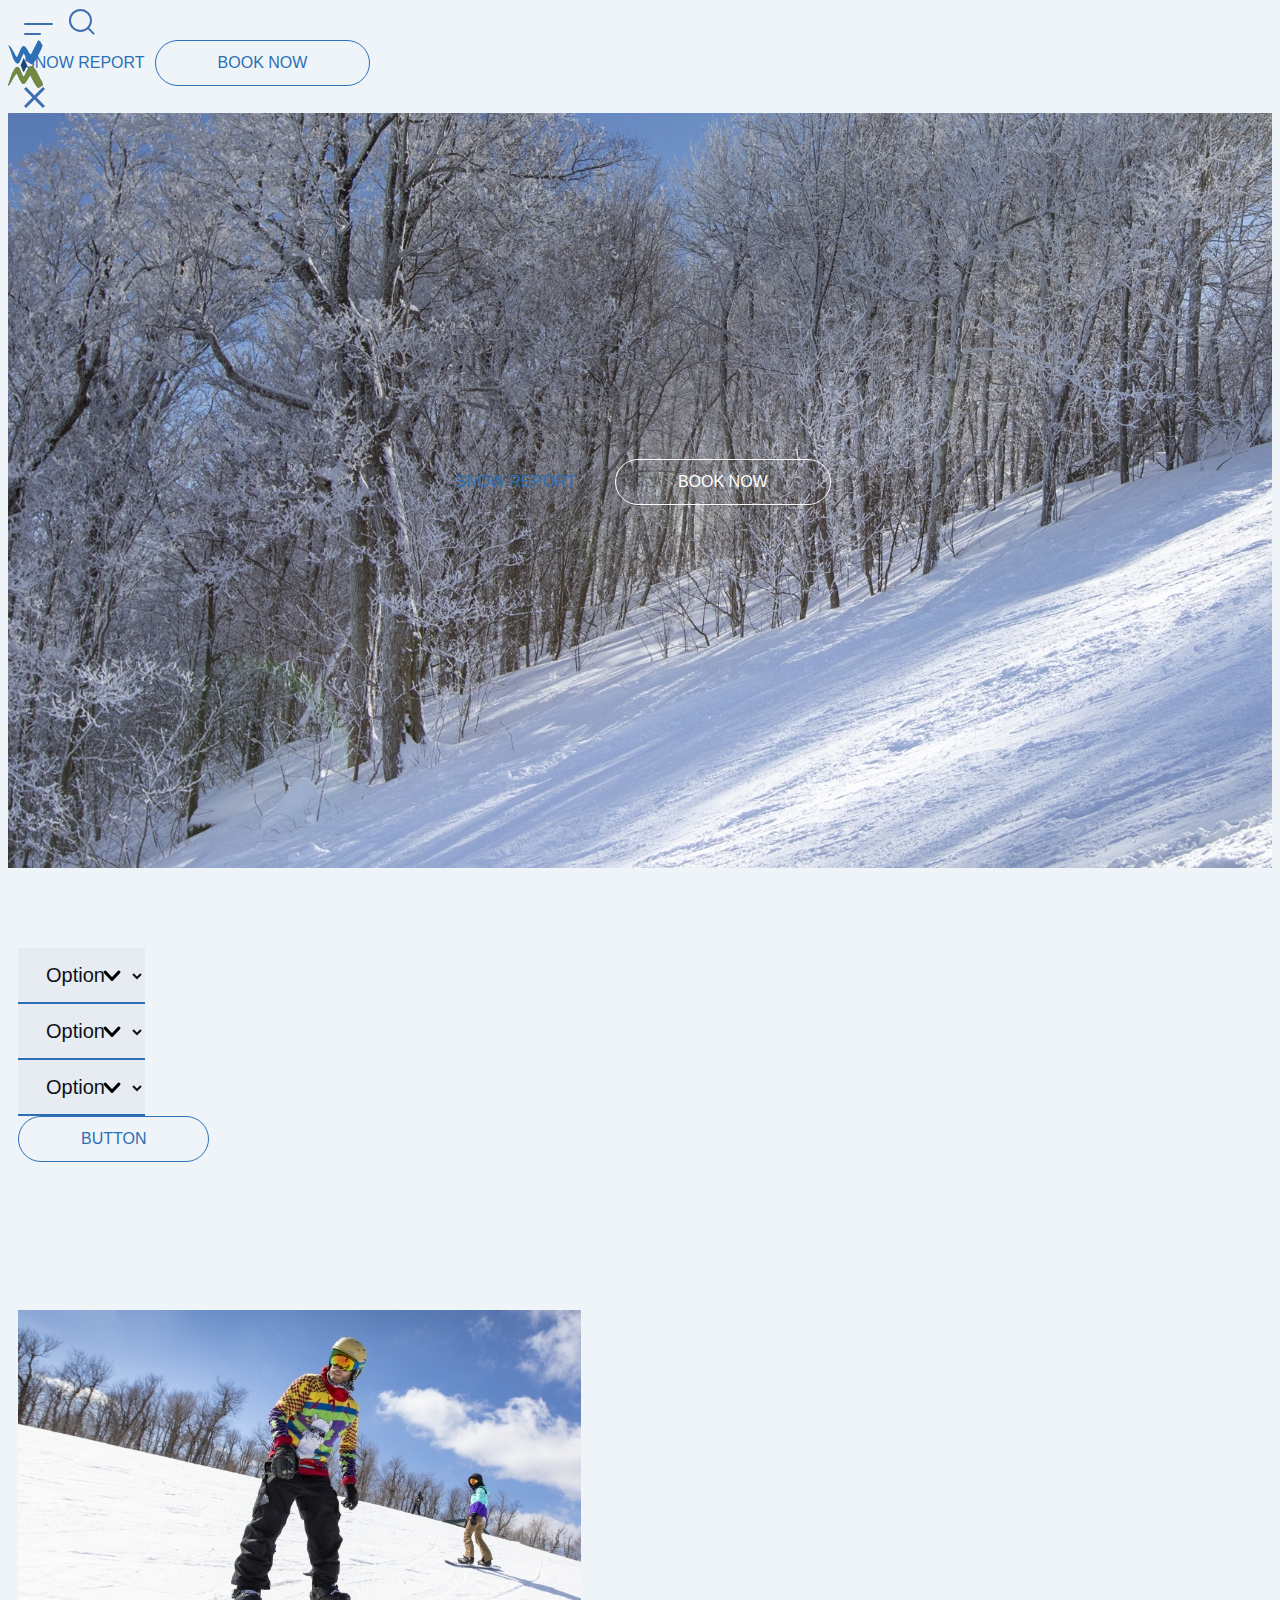
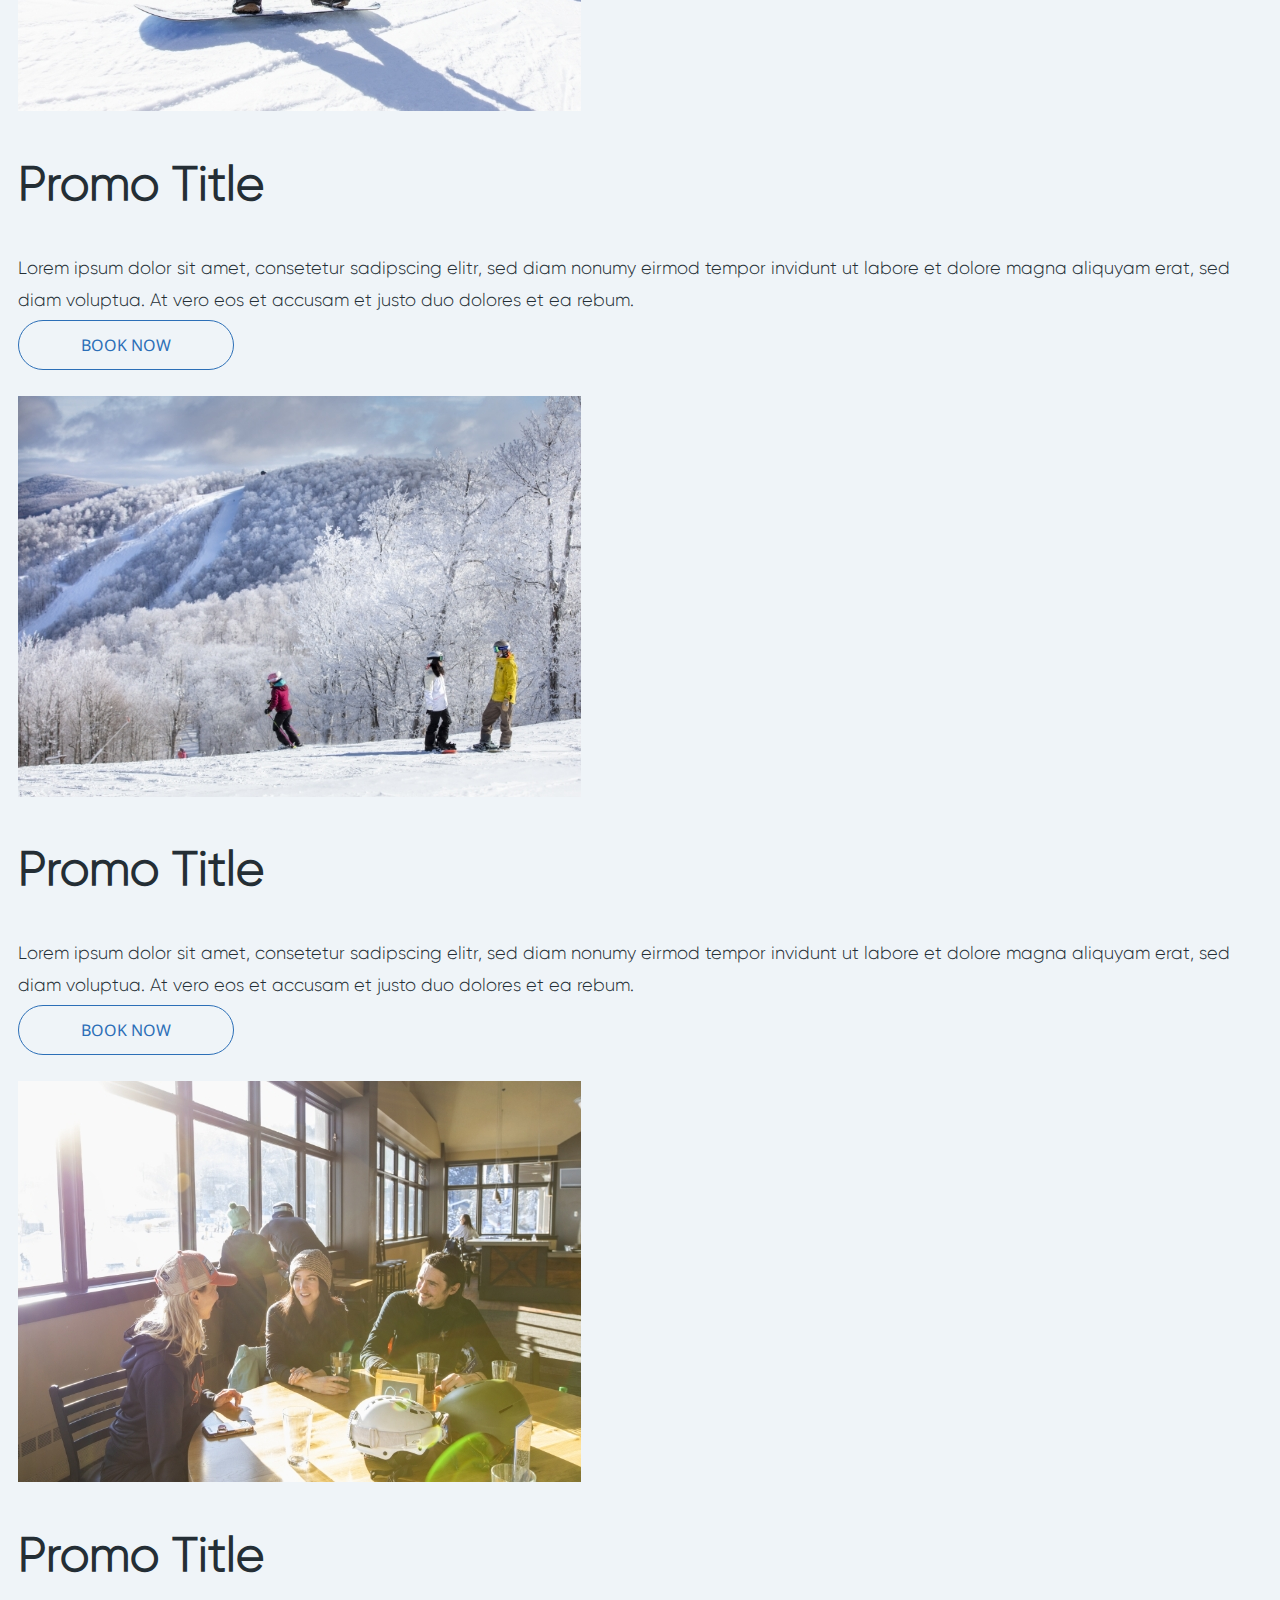
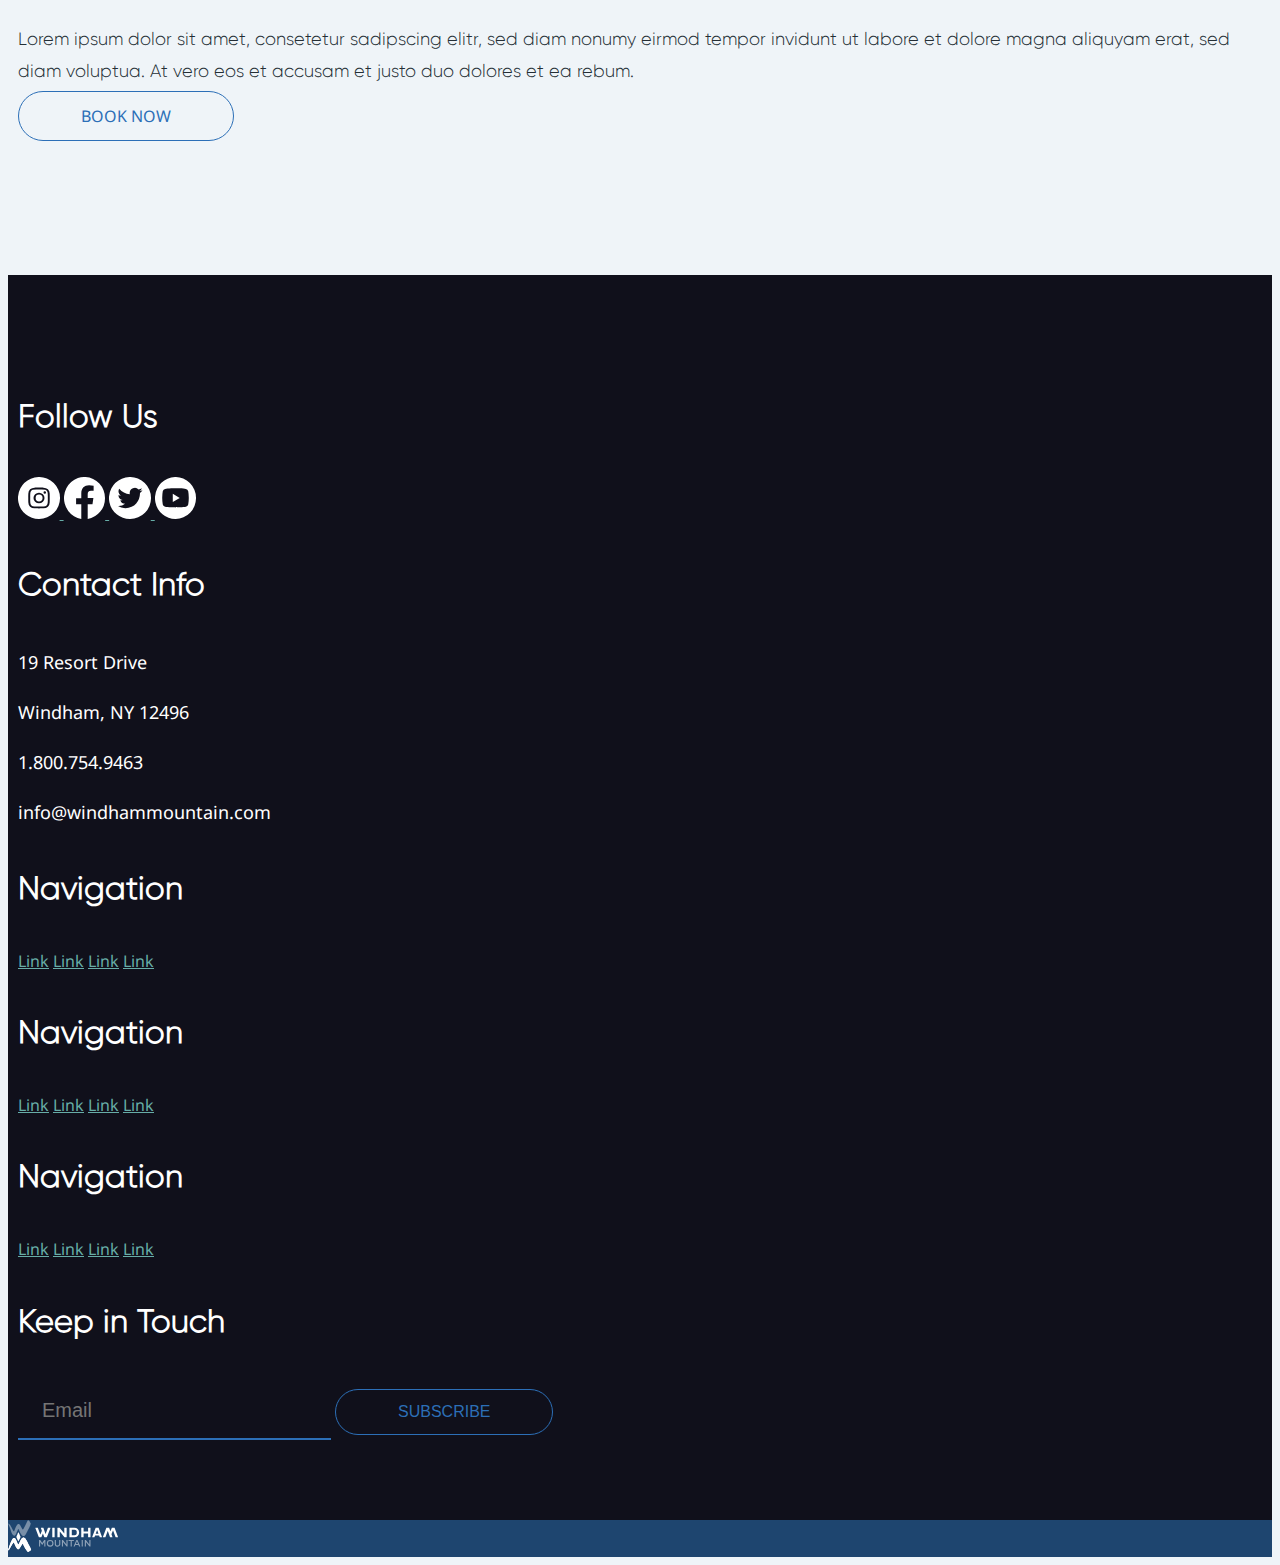
<file: page2.html>
<!DOCTYPE html>
<html lang="en">
  <head>
    <meta charset="UTF-8" />
    <meta http-equiv="X-UA-Compatible" content="IE=edge" />
    <meta name="viewport" content="width=device-width, initial-scale=1.0" />
    <!-- CSS only -->
    <link
      href="https://cdn.jsdelivr.net/npm/bootstrap@5.2.0/dist/css/bootstrap.min.css"
      rel="stylesheet"
      integrity="sha384-gH2yIJqKdNHPEq0n4Mqa/HGKIhSkIHeL5AyhkYV8i59U5AR6csBvApHHNl/vI1Bx"
      crossorigin="anonymous"
    />
    <link rel="stylesheet" href="styles/bundle.css" />
    <title>Page 2</title>
  </head>
  <body class="bg-white">
    <header>
      <div class="container-xxl py-4">
        <div class="row justify-content-between">
          <div
            class="col-3 col-lg-2 menu-nav col-xxl-1 d-flex align-items-center justify-content-between"
          >
            <button
              class="hamburger-menu btn-trigger headerFn"
              data-triger="main-nav"
            >
              <img src="img/hamburger.svg " alt="Hamburger button icon" />
            </button>
            <button class="search-btn">
              <img src="img/search.svg" alt="Search icon" />
            </button>
          </div>
          <div
            class="col-3 d-flex justify-content-end justify-content-lg-center logo-container"
          >
            <a href="#" class="logo">
              <img src="img/logo.svg" alt="Logo Windham" />
            </a>
          </div>
          <div
            class="col-lg-8 d-flex align-items-center justify-content-end gap-2 secundary-nav"
          >
            <button class="btn-trigger headerFn" data-triger="snow-report">
              SNOW REPORT
            </button>
            <button
              class="main-button btn-trigger headerFn"
              data-triger="book-now"
            >
              BOOK NOW
            </button>
          </div>
          <div class="col-3 close-menu d-flex justify-content-end d-none">
            <button><img src="img/x-icon.svg" alt="Close icon" /></button>
          </div>
        </div>
      </div>

      <!-- Open Menu -->
      <div class="main-menu div-trigger" data-triger="main-nav">
        <div class="container-xxl">
          <div class="row justify-content-center">
            <nav class="col-12 col-md-6">
              <ul>
                <li class="dropdown-item-submenu">
                  <span
                    >On the Mountain
                    <img src="img/up-blue.svg" alt="Up arrow image"
                  /></span>
                  <ul>
                    <li><a href="">Conditions</a></li>
                    <li><a href="">Webcams</a></li>
                    <li><a href="">Trail Map</a></li>
                    <li><a href="">Terrain Parks</a></li>
                    <li><a href="">Mountain Stats</a></li>
                    <li><a href="">Mountain Stories</a></li>
                    <li><a href="">Uphill Access</a></li>
                  </ul>
                </li>
                <li class="dropdown-item-submenu">
                  <span
                    >Plan and Book
                    <img src="img/up-blue.svg" alt="Up arrow image"
                  /></span>
                  <ul>
                    <li><a href="">Conditions</a></li>
                    <li><a href="">Webcams</a></li>
                    <li><a href="">Trail Map</a></li>
                    <li><a href="">Terrain Parks</a></li>
                  </ul>
                </li>
                <li class="dropdown-item-submenu">
                  <span
                    >During your Visit
                    <img src="img/up-blue.svg" alt="Up arrow image"
                  /></span>
                  <ul>
                    <li><a href="">Conditions</a></li>
                    <li><a href="">Webcams</a></li>
                    <li><a href="">Trail Map</a></li>
                  </ul>
                </li>
              </ul>
            </nav>
          </div>
        </div>
      </div>

      <div class="menu-sections">
        <!-- BOOK NOW FORM-->
        <div class="hide-container div-trigger position-relative" data-triger="book-now">
          <form action="">
            <div class="container-xxl">
              <div class="row justify-content-center">
                <div class="col-md-3 mt-4 mt-lg-0">
                  <div class="date-input">
                    <input type="date" name="arribal" id="arribal" placeholder="Arribal" class="form-control input-blue"/>
                    <label for="arribal">Arribal</label>
                  </div>
                </div>
                <div class="col-md-3 mt-4 mt-lg-0">
                  <div class="date-input">
                    <input type="date" name="departure" id="departure" placeholder="Departure" class="form-control input-blue"/>
                    <label for="departure">Departure</label>
                  </div>
                </div>
              </div>
              <div class="row justify-content-center mt-4">
                <div class="col-md-3">
                  <div class="form-group">
                    <input
                      type="number"
                      name="adults"
                      id="adults"
                      placeholder="Adults"
                      class="form-control input-blue"
                    />
                    <button type="button">
                      <img src="img/plus-blue.svg" alt="Plus icon" />
                    </button>
                  </div>
                </div>
                <div class="col-md-3 mt-4 mt-lg-0">
                  <div class="form-group">
                    <input
                      type="number"
                      name="children"
                      id="children"
                      placeholder="Children"
                      class="form-control input-blue"
                    />
                    <button type="button">
                      <img src="img/plus-blue.svg" alt="Plus icon" />
                    </button>
                  </div>
                </div>
              </div>
              <div class="row justify-content-center pt-5 btn-bookNow">
                <div class="col-md-6 d-flex justify-content-end">
                  <button type="submit" class="main-button">BOOK NOW</button>
                </div>
              </div>
            </div>
          </form>
        </div>

        <!-- SNOW REPORT -->
        <div class="hide-container div-trigger" data-triger="snow-report">
          <div class="container-xxl">
            <div class="row justify-content-center">
              <div class="col-md-7">
                <h2 class="f-36 text-center text-lg-start">Today’s Weather</h2>
                <div class="row justify-content-between mt-5">
                  <div class="col-md-5 d-flex justify-content-between pe-0 pe-lg-5">
                    <div
                      class="d-flex flex-column justify-content-between text-center info-snow-report"
                    >
                      <p class="item">HIGH</p>
                      <p class="value">29º</p>
                    </div>
                    <img class="py-3" src="img/snow-icon.svg" alt="Snow icon" />
                    <div
                      class="d-flex flex-column justify-content-between text-center info-snow-report"
                    >
                      <p class="item">LOW</p>
                      <p class="value">20º</p>
                    </div>
                  </div>
                  <div class="col-md-2 d-flex justify-content-center">
                    <div class="line border-r-blue"></div>
                  </div>

                  <div class="col-md-5 mt-5 mt-lg-0">
                    <div class="d-flex justify-content-between">
                      <div class="info-snow-report d-flex align-items-center flex-column flex-lg-row">
                        <p class="item">Lift</p>
                        <p class="value pl-2">5</p>
                      </div>
                      <div class="info-snow-report d-flex align-items-center flex-column flex-lg-row">
                        <p class="item">NEW SNOW</p>
                        <p class="value pl-2">6”</p>
                      </div>
                      <div class="info-snow-report d-flex align-items-center flex-column flex-lg-row">
                        <p class="item">TRAIL</p>
                        <p class="value pl-2">49</p>
                      </div>
                    </div>
                    <button class="main-button float-end full-report">FULL REPORT</button>
                  </div>
                </div>
              </div>
            </div>
          </div>
        </div>
      </div>
    </header>
    <!-- HEADER END -->

    <!-- HERO -->
    <div class="hero-container hero">
      <div class="buttons d-flex d-lg-none flex-column">
        <button class="btn-trigger headerFn text-white" data-triger="snow-report">
          SNOW REPORT
        </button>
        <button class="main-button btn-trigger headerFn btn-white mt-3 mb-5" data-triger="book-now">
          BOOK NOW
        </button>
      </div>
    </div>
    <!-- HERO END -->

    <!-- FORM -->
    <div class="container-xxl mt-80-responsive">
      <form action="">
        <div class="row">
          <div class="col-md-3">
            <select class="input-blue form-control" name="" id="">
              <option value="Option">Option</option>
            </select>
          </div>
          <div class="col-md-3 mt-4 mt-md-0">
            <select class="input-blue form-control" name="" id="">
              <option value="Option">Option</option>
            </select>
          </div>
          <div class="col-md-3 mt-4 mt-md-0">
            <select class="input-blue form-control" name="" id="">
              <option value="Option">Option</option>
            </select>
          </div>
          <div class="col-md-3 d-flex justify-content-center justify-content-md-end mt-5 mt-md-0">
            <button class="main-button">BUTTON</button>
          </div>
        </div>
      </form>
    </div>
    <!-- FORM END -->

    <!-- CARDS LIST -->
    <div class="container-xxl mt-footer">
      <div class="row justify-content-between">
        <div class="col-md-4 order-1 order-md-2">
          <img src="img/card-1.jpg" class="img-fluid" alt="Card 1">
        </div>
        <div class="col-md-6 d-flex flex-column justify-content-center order-2 order-md-1">
          <h2 class="mt-3 mt-md-0">Promo Title</h2>
          <p class="mt-3 mb-3 mb-md-5 gilroy">Lorem ipsum dolor sit amet, consetetur sadipscing elitr, sed diam nonumy eirmod tempor invidunt ut labore et dolore magna aliquyam erat, sed diam voluptua. At vero eos et accusam et justo duo dolores et ea rebum. </p>
          <a href="#" class="main-button w-sm-100">BOOK NOW</a>
        </div>
      </div>
      <div class="row justify-content-between mt-5 pt-5">
        <div class="col-md-4">
          <img src="img/card-2.jpg" class="img-fluid" alt="Card 2">
        </div>
        <div class="col-md-6 d-flex flex-column justify-content-center">
          <h2 class="mt-3 mt-md-0">Promo Title</h2>
          <p class="mt-3 mb-3 mb-md-5 gilroy">Lorem ipsum dolor sit amet, consetetur sadipscing elitr, sed diam nonumy eirmod tempor invidunt ut labore et dolore magna aliquyam erat, sed diam voluptua. At vero eos et accusam et justo duo dolores et ea rebum. </p>
          <a href="#" class="main-button w-sm-100">BOOK NOW</a>
        </div>
      </div>
      <div class="row justify-content-between mt-5 pt-5">
        <div class="col-md-4 order-1 order-md-2">
          <img src="img/card-3.jpg" class="img-fluid" alt="Card 3">
        </div>
        <div class="col-md-6 d-flex flex-column justify-content-center order-2 order-md-1">
          <h2 class="mt-3 mt-md-0">Promo Title</h2>
          <p class="mt-3 mb-3 mb-md-5 gilroy">Lorem ipsum dolor sit amet, consetetur sadipscing elitr, sed diam nonumy eirmod tempor invidunt ut labore et dolore magna aliquyam erat, sed diam voluptua. At vero eos et accusam et justo duo dolores et ea rebum. </p>
          <a href="#" class="main-button w-sm-100">BOOK NOW</a>
        </div>
      </div>
    </div>
    <!-- CARDS LIST END -->
    
    <!-- FOOTER -->
    <footer class="mt-footer">
      <div class="container-xxl">
        <div class="row justify-content-between">
          <div class="col-md-3 text-center text-md-start">
            <h4>Follow Us</h4>

            <div class="d-flex justify-content-between">
              <a href="#">
                <img src="img/instagram.svg" alt="Instagram Icon" />
              </a>
              <a href="#">
                <img src="img/facebook.svg" alt="Facebook Icon" />
              </a>
              <a href="#">
                <img src="img/twiter.svg" alt="Twiter Icon" />
              </a>
              <a href="#">
                <img src="img/youtube.svg" alt="Youtube Icon" />
              </a>
            </div>

            <h4 class="mt-5">Contact Info</h4>

            <p class="mt-5">19 Resort Drive</p>
            <p>Windham, NY 12496</p>

            <p class="mt-5">1.800.754.9463</p>
            <p>info@windhammountain.com</p>
          </div>

          <div class="col-md-8 col-xxl-6 d-flex flex-column justify-content-between">
            <div class="row text-center text-md-start mt-5 mt-md-0">
              <div class="col-md-4 d-flex flex-column">
                <h4>Navigation</h4>
                <a href="">Link</a>
                <a href="">Link</a>
                <a href="">Link</a>
                <a href="">Link</a>
              </div>
              <div class="col-md-4 d-flex flex-column mt-4 mt-md-0">
                <h4>Navigation</h4>
                <a href="">Link</a>
                <a href="">Link</a>
                <a href="">Link</a>
                <a href="">Link</a>
              </div>
              <div class="col-md-4 d-flex flex-column mt-4 mt-md-0">
                <h4>Navigation</h4>
                <a href="">Link</a>
                <a href="">Link</a>
                <a href="">Link</a>
                <a href="">Link</a>
              </div>
            </div>
            <div class="text-center text-md-start mt-5 mt-md-0">
              <h4>Keep in Touch</h4>
              <form action="" class="d-flex flex-column flex-md-row gap-4 mt-4">
                <input type="email" class="form-control w-100 input-blue mt-1" placeholder="Email" />
                <button type="submit" class="main-button mx-auto w-sm-100">SUBSCRIBE</button>
              </form>
            </div>
          </div>
        </div>
      </div>
      <div class="bg-darkBlue py-4">
        <img src="img/white-logo.svg" class="mx-auto d-block" alt="White logo">
      </div>
    </footer>
    <!-- FOOTER END -->
    <script src="js/app.js"></script>
  </body>
</html>
</file>
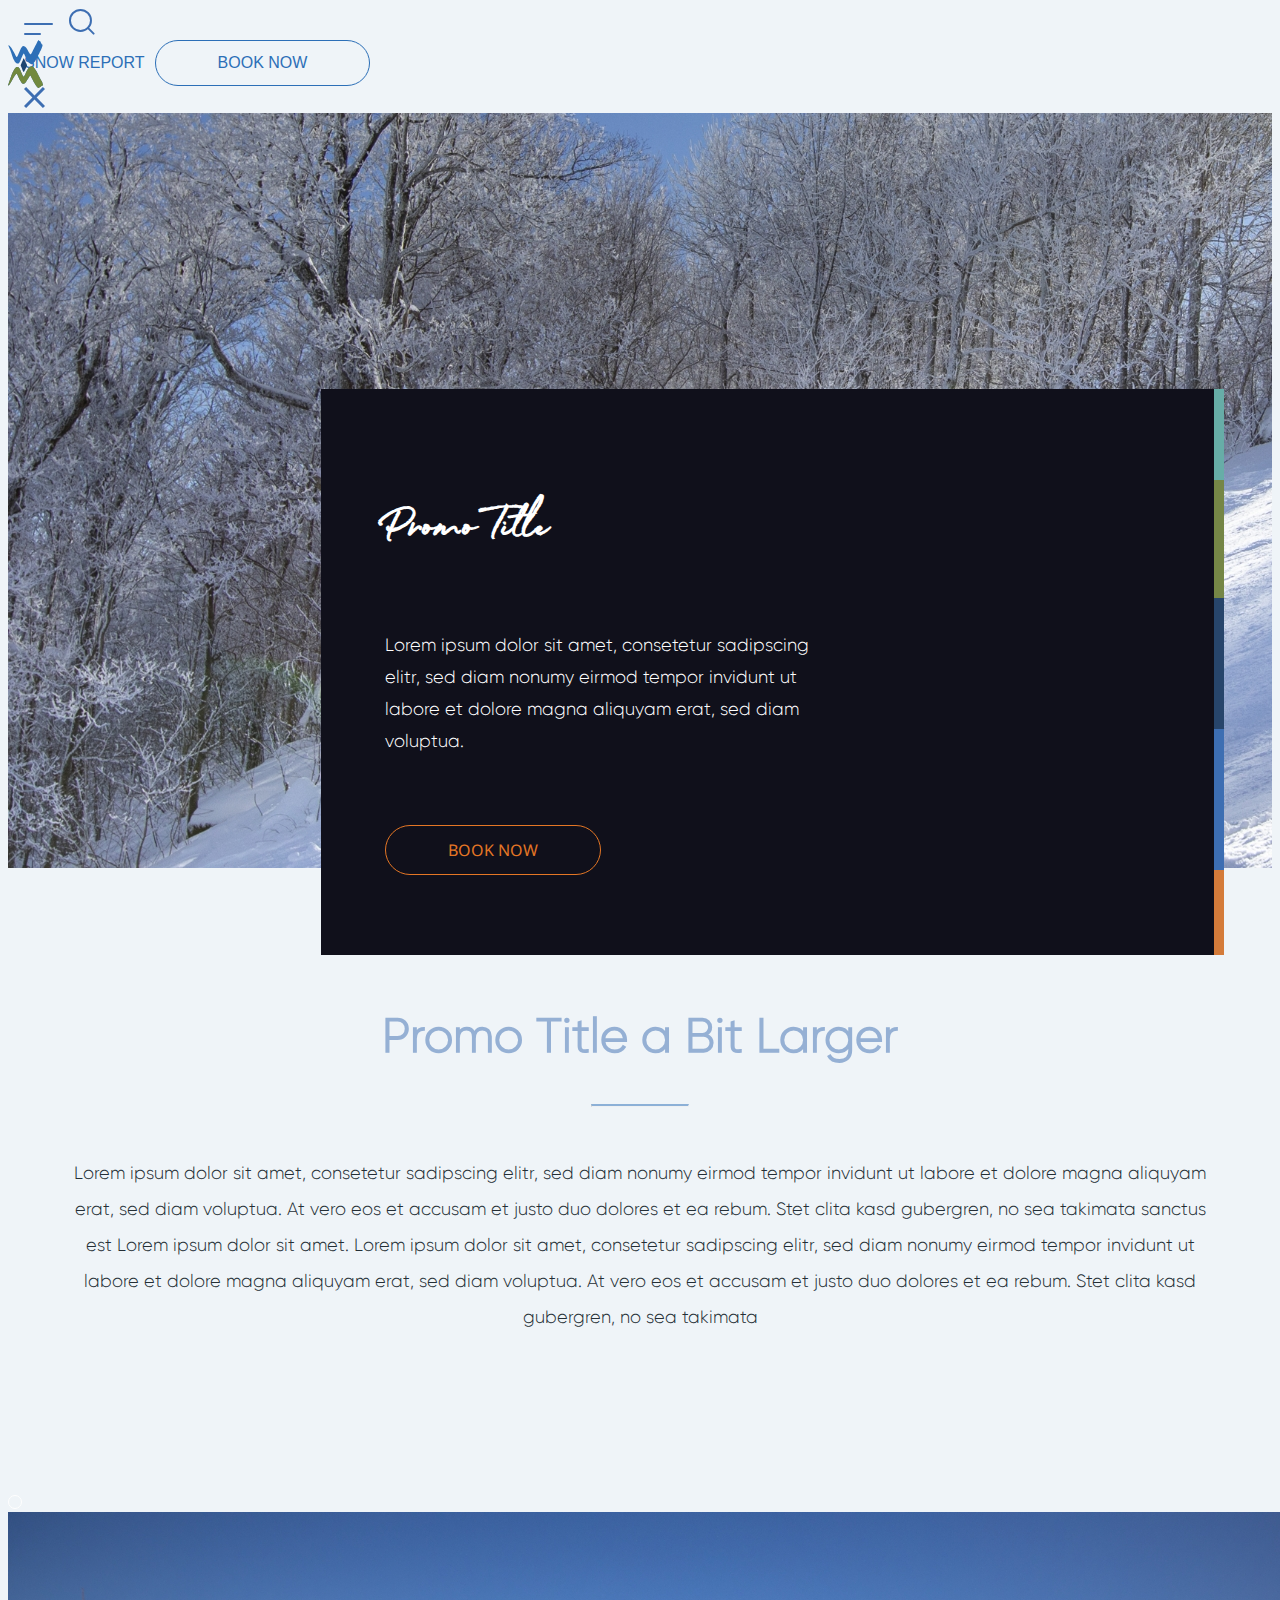
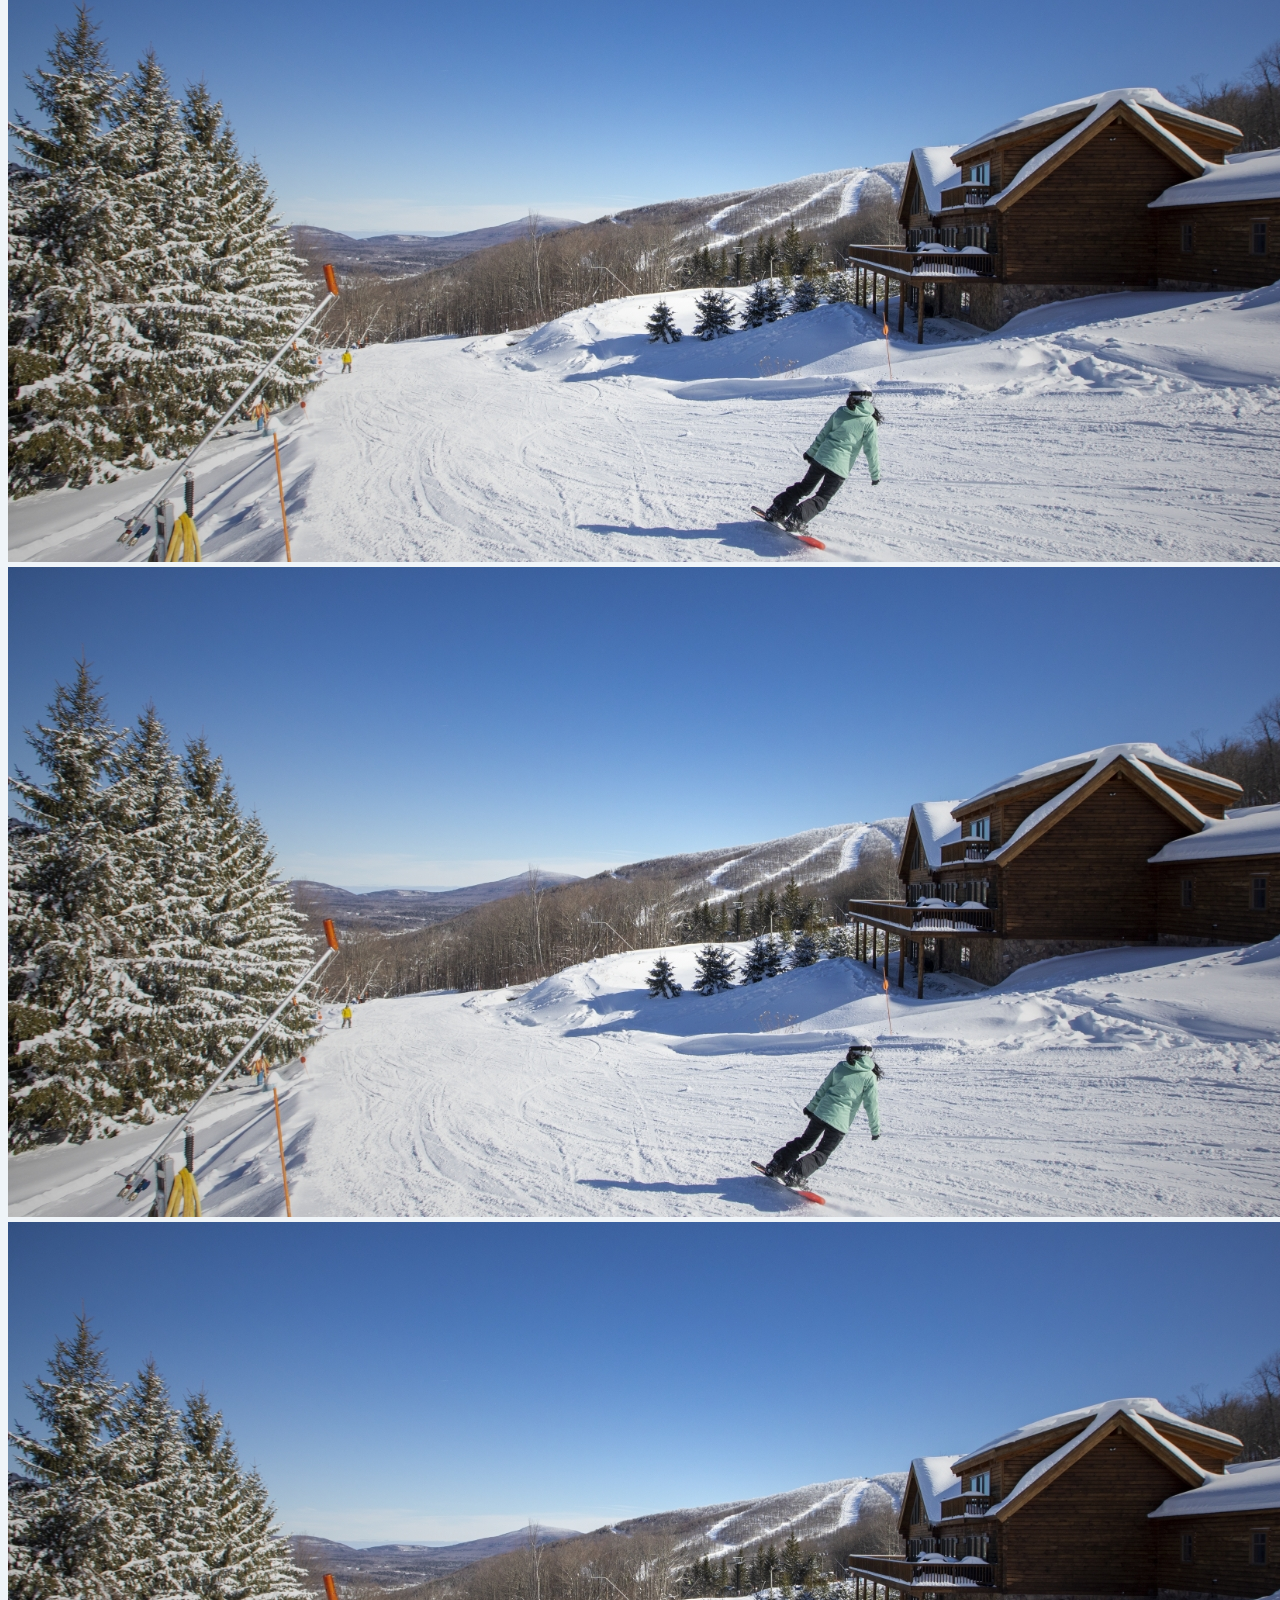
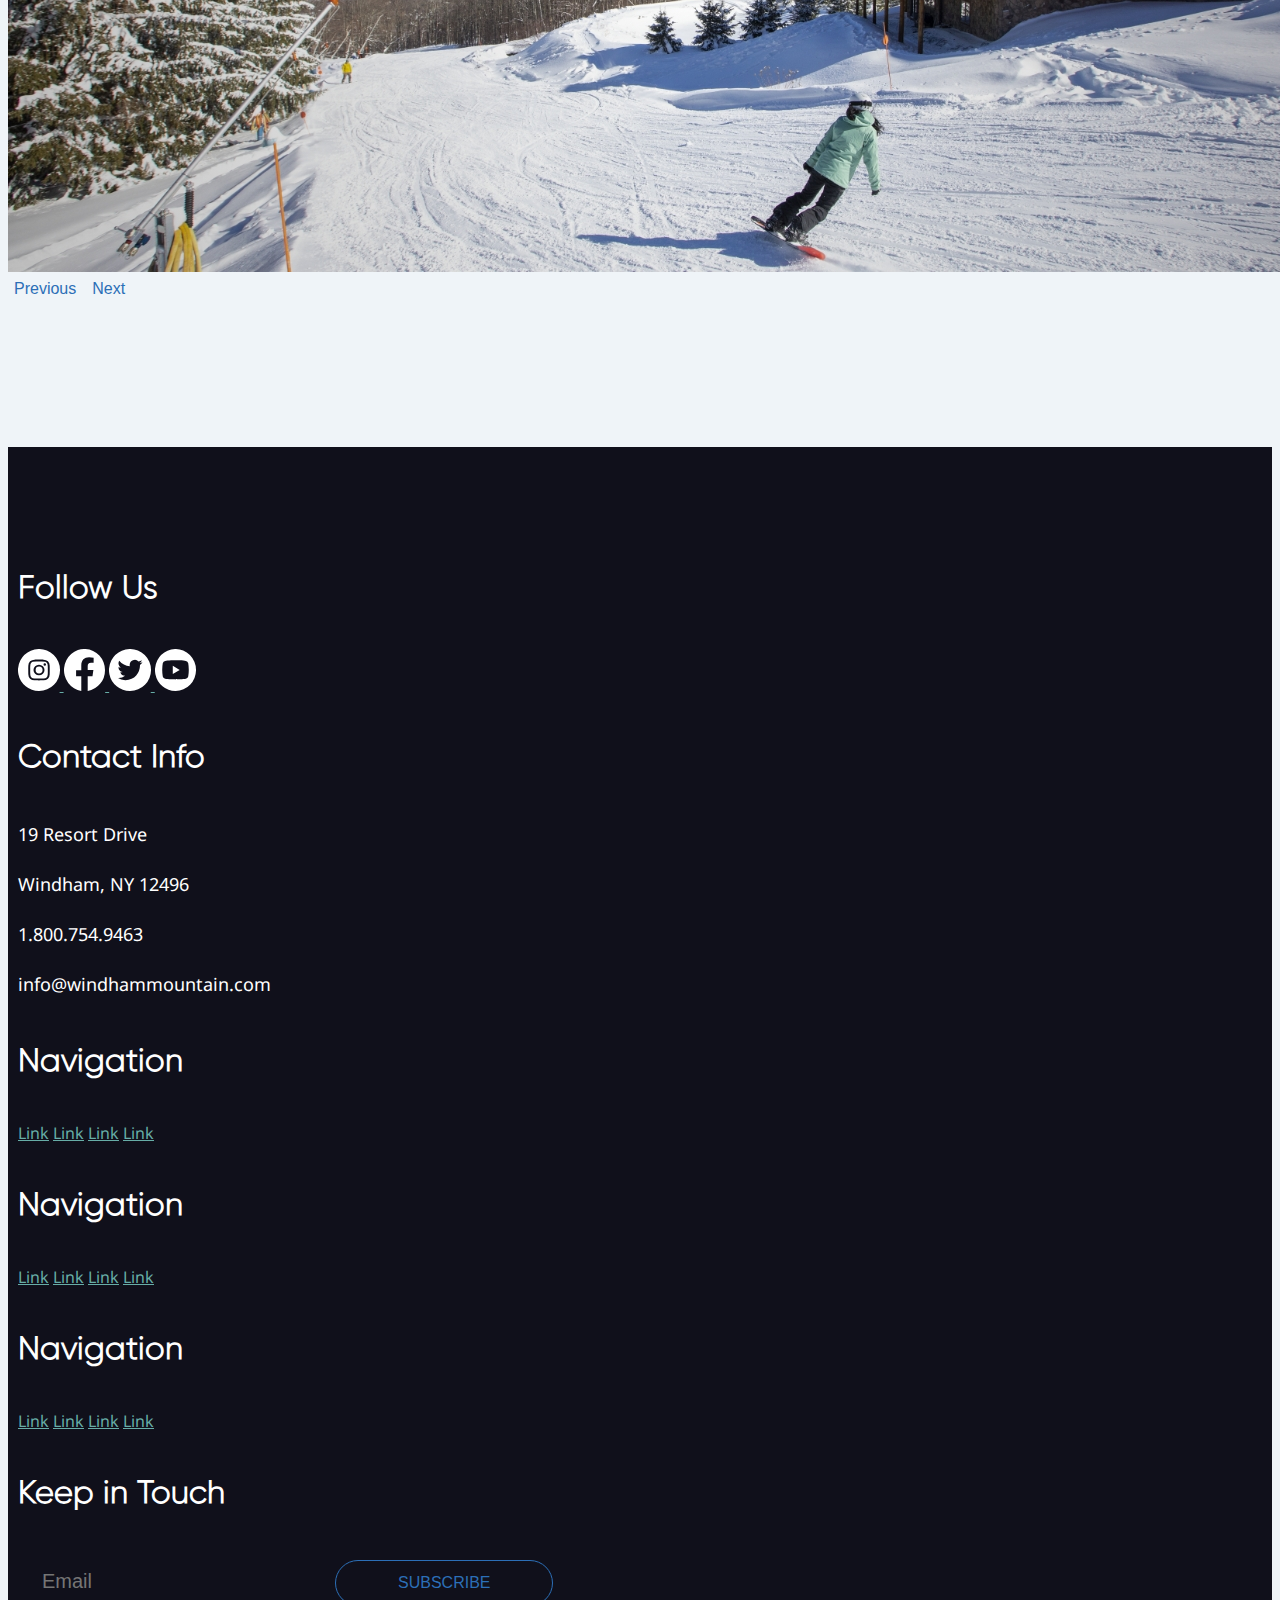
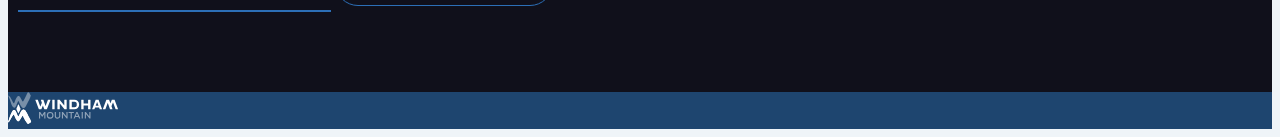
<file: page3.html>
<!DOCTYPE html>
<html lang="en">
  <head>
    <meta charset="UTF-8" />
    <meta http-equiv="X-UA-Compatible" content="IE=edge" />
    <meta name="viewport" content="width=device-width, initial-scale=1.0" />
    <!-- CSS only -->
    <link
      href="https://cdn.jsdelivr.net/npm/bootstrap@5.2.0/dist/css/bootstrap.min.css"
      rel="stylesheet"
      integrity="sha384-gH2yIJqKdNHPEq0n4Mqa/HGKIhSkIHeL5AyhkYV8i59U5AR6csBvApHHNl/vI1Bx"
      crossorigin="anonymous"
    />
    <link rel="stylesheet" href="styles/bundle.css" />
    <title>Page 3</title>
  </head>
  <body class="bg-white">
    <!-- HEADER -->
    <header>
      <div class="container-xxl py-4">
        <div class="row justify-content-between">
          <div
            class="col-3 col-lg-2 menu-nav col-xxl-1 d-flex align-items-center justify-content-between"
          >
            <button
              class="hamburger-menu btn-trigger headerFn"
              data-triger="main-nav"
            >
              <img src="img/hamburger.svg " alt="Hamburger button icon" />
            </button>
            <button class="search-btn">
              <img src="img/search.svg" alt="Search icon" />
            </button>
          </div>
          <div
            class="col-3 d-flex justify-content-end justify-content-lg-center logo-container"
          >
            <a href="#" class="logo">
              <img src="img/logo.svg" alt="Logo Windham" />
            </a>
          </div>
          <div
            class="col-lg-8 d-flex align-items-center justify-content-end gap-2 secundary-nav"
          >
            <button class="btn-trigger headerFn" data-triger="snow-report">
              SNOW REPORT
            </button>
            <button
              class="main-button btn-trigger headerFn"
              data-triger="book-now"
            >
              BOOK NOW
            </button>
          </div>
          <div class="col-3 close-menu d-flex justify-content-end d-none">
            <button><img src="img/x-icon.svg" alt="Close icon" /></button>
          </div>
        </div>
      </div>

      <!-- Open Menu -->
      <div class="main-menu div-trigger" data-triger="main-nav">
        <div class="container-xxl">
          <div class="row justify-content-center">
            <nav class="col-12 col-md-6">
              <ul>
                <li class="dropdown-item-submenu">
                  <span
                    >On the Mountain
                    <img src="img/up-blue.svg" alt="Up arrow image"
                  /></span>
                  <ul>
                    <li><a href="">Conditions</a></li>
                    <li><a href="">Webcams</a></li>
                    <li><a href="">Trail Map</a></li>
                    <li><a href="">Terrain Parks</a></li>
                    <li><a href="">Mountain Stats</a></li>
                    <li><a href="">Mountain Stories</a></li>
                    <li><a href="">Uphill Access</a></li>
                  </ul>
                </li>
                <li class="dropdown-item-submenu">
                  <span
                    >Plan and Book
                    <img src="img/up-blue.svg" alt="Up arrow image"
                  /></span>
                  <ul>
                    <li><a href="">Conditions</a></li>
                    <li><a href="">Webcams</a></li>
                    <li><a href="">Trail Map</a></li>
                    <li><a href="">Terrain Parks</a></li>
                  </ul>
                </li>
                <li class="dropdown-item-submenu">
                  <span
                    >During your Visit
                    <img src="img/up-blue.svg" alt="Up arrow image"
                  /></span>
                  <ul>
                    <li><a href="">Conditions</a></li>
                    <li><a href="">Webcams</a></li>
                    <li><a href="">Trail Map</a></li>
                  </ul>
                </li>
              </ul>
            </nav>
          </div>
        </div>
      </div>

      <div class="menu-sections">
        <!-- BOOK NOW FORM-->
        <div
          class="hide-container div-trigger position-relative"
          data-triger="book-now"
        >
          <form action="">
            <div class="container-xxl">
              <div class="row justify-content-center">
                <div class="col-md-3 mt-4 mt-lg-0">
                  <div class="date-input">
                    <input
                      type="date"
                      name="arribal"
                      id="arribal"
                      placeholder="Arribal"
                      class="form-control input-blue"
                    />
                    <label for="arribal">Arribal</label>
                  </div>
                </div>
                <div class="col-md-3 mt-4 mt-lg-0">
                  <div class="date-input">
                    <input
                      type="date"
                      name="departure"
                      id="departure"
                      placeholder="Departure"
                      class="form-control input-blue"
                    />
                    <label for="departure">Departure</label>
                  </div>
                </div>
              </div>
              <div class="row justify-content-center mt-4">
                <div class="col-md-3">
                  <div class="form-group">
                    <input
                      type="number"
                      name="adults"
                      id="adults"
                      placeholder="Adults"
                      class="form-control input-blue"
                    />
                    <button type="button">
                      <img src="img/plus-blue.svg" alt="Plus icon" />
                    </button>
                  </div>
                </div>
                <div class="col-md-3 mt-4 mt-lg-0">
                  <div class="form-group">
                    <input
                      type="number"
                      name="children"
                      id="children"
                      placeholder="Children"
                      class="form-control input-blue"
                    />
                    <button type="button">
                      <img src="img/plus-blue.svg" alt="Plus icon" />
                    </button>
                  </div>
                </div>
              </div>
              <div class="row justify-content-center pt-5 btn-bookNow">
                <div class="col-md-6 d-flex justify-content-end">
                  <button type="submit" class="main-button">BOOK NOW</button>
                </div>
              </div>
            </div>
          </form>
        </div>

        <!-- SNOW REPORT -->
        <div class="hide-container div-trigger" data-triger="snow-report">
          <div class="container-xxl">
            <div class="row justify-content-center">
              <div class="col-md-7">
                <h2 class="f-36 text-center text-lg-start">Today’s Weather</h2>
                <div class="row justify-content-between mt-5">
                  <div
                    class="col-md-5 d-flex justify-content-between pe-0 pe-lg-5"
                  >
                    <div
                      class="d-flex flex-column justify-content-between text-center info-snow-report"
                    >
                      <p class="item">HIGH</p>
                      <p class="value">29º</p>
                    </div>
                    <img class="py-3" src="img/snow-icon.svg" alt="Snow icon" />
                    <div
                      class="d-flex flex-column justify-content-between text-center info-snow-report"
                    >
                      <p class="item">LOW</p>
                      <p class="value">20º</p>
                    </div>
                  </div>
                  <div class="col-md-2 d-flex justify-content-center">
                    <div class="line border-r-blue"></div>
                  </div>

                  <div class="col-md-5 mt-5 mt-lg-0">
                    <div class="d-flex justify-content-between">
                      <div
                        class="info-snow-report d-flex align-items-center flex-column flex-lg-row"
                      >
                        <p class="item">Lift</p>
                        <p class="value pl-2">5</p>
                      </div>
                      <div
                        class="info-snow-report d-flex align-items-center flex-column flex-lg-row"
                      >
                        <p class="item">NEW SNOW</p>
                        <p class="value pl-2">6”</p>
                      </div>
                      <div
                        class="info-snow-report d-flex align-items-center flex-column flex-lg-row"
                      >
                        <p class="item">TRAIL</p>
                        <p class="value pl-2">49</p>
                      </div>
                    </div>
                    <button class="main-button float-end full-report">
                      FULL REPORT
                    </button>
                  </div>
                </div>
              </div>
            </div>
          </div>
        </div>
      </div>
    </header>
    <!-- HEADER END -->

    <!-- HERO -->
    <div class="hero-container hero">
      <div class="buttons d-flex d-lg-none flex-column">
        <button
          class="btn-trigger headerFn text-white"
          data-triger="snow-report"
        >
          SNOW REPORT
        </button>
        <button
          class="main-button btn-trigger headerFn btn-white mt-3 mb-5"
          data-triger="book-now"
        >
          BOOK NOW
        </button>
      </div>
      <div class="hero-info">
        <h2 class="secondary-title">Promo Title</h2>
        <p class="mt-24">
          Lorem ipsum dolor sit amet, consetetur sadipscing elitr, sed diam
          nonumy eirmod tempor invidunt ut labore et dolore magna aliquyam erat,
          sed diam voluptua.
        </p>
        <a href="#" class="secondary-button mt-50">BOOK NOW</a>
      </div>
    </div>
    <!-- HERO END -->

    <!-- CARDS LIST -->
    <div class="card-primary">
      <h2>Promo Title a Bit Larger</h2>
      <hr class="hr-blue" />
      <p class="lh-36">
        Lorem ipsum dolor sit amet, consetetur sadipscing elitr, sed diam nonumy
        eirmod tempor invidunt ut labore et dolore magna aliquyam erat, sed diam
        voluptua. At vero eos et accusam et justo duo dolores et ea rebum. Stet
        clita kasd gubergren, no sea takimata sanctus est Lorem ipsum dolor sit
        amet. Lorem ipsum dolor sit amet, consetetur sadipscing elitr, sed diam
        nonumy eirmod tempor invidunt ut labore et dolore magna aliquyam erat,
        sed diam voluptua. At vero eos et accusam et justo duo dolores et ea
        rebum. Stet clita kasd gubergren, no sea takimata
      </p>

      <!-- Slider -->
      <div
        id="carouselExampleControls"
        class="carousel slide"
        data-bs-ride="carousel"
      >
        <div class="carousel-indicators">
          <button
            type="button"
            data-bs-target="#carouselExampleCaptions"
            data-bs-slide-to="0"
            class="active"
            aria-current="true"
            aria-label="Slide 1"
          ></button>
          <button
            type="button"
            data-bs-target="#carouselExampleCaptions"
            data-bs-slide-to="1"
            aria-label="Slide 2"
          ></button>
          <button
            type="button"
            data-bs-target="#carouselExampleCaptions"
            data-bs-slide-to="2"
            aria-label="Slide 3"
          ></button>
        </div>
        <div class="carousel-inner">
          <div class="carousel-item active">
            <img
              src="img/slider.jpg"
              class="d-block w-100"
              alt="slider image"
            />
          </div>
          <div class="carousel-item">
            <img
              src="img/slider.jpg"
              class="d-block w-100"
              alt="slider image"
            />
          </div>
          <div class="carousel-item">
            <img
              src="img/slider.jpg"
              class="d-block w-100"
              alt="slider image"
            />
          </div>
        </div>
        <button
          class="carousel-control-prev"
          type="button"
          data-bs-target="#carouselExampleControls"
          data-bs-slide="prev"
        >
          <span class="carousel-control-prev-icon" aria-hidden="true"></span>
          <span class="visually-hidden">Previous</span>
        </button>
        <button
          class="carousel-control-next"
          type="button"
          data-bs-target="#carouselExampleControls"
          data-bs-slide="next"
        >
          <span class="carousel-control-next-icon" aria-hidden="true"></span>
          <span class="visually-hidden">Next</span>
        </button>
      </div>
    </div>
    <!-- CARDS LIST END -->

    <!-- FOOTER -->
    <footer class="mt-footer">
      <div class="container-xxl">
        <div class="row justify-content-between">
          <div class="col-md-3 text-center text-md-start">
            <h4>Follow Us</h4>

            <div class="d-flex justify-content-between">
              <a href="#">
                <img src="img/instagram.svg" alt="Instagram Icon" />
              </a>
              <a href="#">
                <img src="img/facebook.svg" alt="Facebook Icon" />
              </a>
              <a href="#">
                <img src="img/twiter.svg" alt="Twiter Icon" />
              </a>
              <a href="#">
                <img src="img/youtube.svg" alt="Youtube Icon" />
              </a>
            </div>

            <h4 class="mt-5">Contact Info</h4>

            <p class="mt-5">19 Resort Drive</p>
            <p>Windham, NY 12496</p>

            <p class="mt-5">1.800.754.9463</p>
            <p>info@windhammountain.com</p>
          </div>

          <div
            class="col-md-8 col-xxl-6 d-flex flex-column justify-content-between"
          >
            <div class="row text-center text-md-start mt-5 mt-md-0">
              <div class="col-md-4 d-flex flex-column">
                <h4>Navigation</h4>
                <a href="">Link</a>
                <a href="">Link</a>
                <a href="">Link</a>
                <a href="">Link</a>
              </div>
              <div class="col-md-4 d-flex flex-column mt-4 mt-md-0">
                <h4>Navigation</h4>
                <a href="">Link</a>
                <a href="">Link</a>
                <a href="">Link</a>
                <a href="">Link</a>
              </div>
              <div class="col-md-4 d-flex flex-column mt-4 mt-md-0">
                <h4>Navigation</h4>
                <a href="">Link</a>
                <a href="">Link</a>
                <a href="">Link</a>
                <a href="">Link</a>
              </div>
            </div>
            <div class="text-center text-md-start mt-5 mt-md-0">
              <h4>Keep in Touch</h4>
              <form action="" class="d-flex flex-column flex-md-row gap-4 mt-4">
                <input
                  type="email"
                  class="form-control w-100 input-blue mt-1"
                  placeholder="Email"
                />
                <button type="submit" class="main-button mx-auto">
                  SUBSCRIBE
                </button>
              </form>
            </div>
          </div>
        </div>
      </div>
      <div class="bg-darkBlue py-4">
        <img
          src="img/white-logo.svg"
          class="mx-auto d-block"
          alt="White logo"
        />
      </div>
    </footer>
    <!-- FOOTER END -->
    <script src="js/app.js"></script>
    <script
      src="https://cdn.jsdelivr.net/npm/bootstrap@5.2.1/dist/js/bootstrap.bundle.min.js"
      integrity="sha384-u1OknCvxWvY5kfmNBILK2hRnQC3Pr17a+RTT6rIHI7NnikvbZlHgTPOOmMi466C8"
      crossorigin="anonymous"
    ></script>
  </body>
</html>
</file>
<file: styles/bundle.css>
/*Eliminar*/
/*Eliminar*/
@font-face {
  font-family: "Noto Sans Regular";
  src: url(../fonts/NotoSans-Regular.ttf);
}

@font-face {
  font-family: "Noto Sans Light";
  src: url(../fonts/NotoSans-Light.ttf);
}

@font-face {
  font-family: "Noto Sans Bold";
  src: url(../fonts/NotoSans-Bold.ttf);
}

@font-face {
  font-family: "Gilroy";
  src: url(../fonts/Gilroy-Light.otf);
}

@font-face {
  font-family: "White Oleandery";
  src: url(../fonts/WhiteOleander.ttf);
}

.text-regular {
  font-family: "Noto Sans Regular";
}

.gilroy {
  font-family: "Gilroy";
}

strong {
  font-family: "Noto Sans Bold";
}

a {
  text-decoration: none;
}

ul {
  list-style: none;
}

p {
  line-height: 32px;
}

h1, h2, h3, h4, h5, h6 {
  font-family: "Gilroy";
}

h1 {
  font-size: 64px;
}

h2 {
  font-size: 48px;
}

h2 span {
  font-size: 24px;
}

h3 {
  font-size: 40px;
}

h4 {
  font-size: 32px;
}

h5 {
  font-size: 24px;
}

.secondary-title {
  font-family: "White Oleandery";
}

.f-36 {
  font-size: 36px;
}

.link-orange {
  color: #E47625;
  text-decoration: underline;
}

.link-orange:hover {
  color: #E47625;
}

.link-blue {
  color: #3D6EB2;
  text-decoration: underline;
}

.link-blue:hover {
  color: #3D6EB2;
}

.list-circle {
  padding-left: 15px;
}

.list-circle li {
  position: relative;
  padding-left: 10px;
  font-size: 18px;
  display: flex;
  align-items: center;
}

.list-circle li::before {
  content: "";
  height: 11px;
  width: 11px;
  background-color: #B60036;
  border-radius: 11px;
  position: absolute;
  left: -0.8em;
  /* Adjust this value so that it appears where you want. */
  font-size: 1.1em;
  /* Adjust this value so that it appears what size you want. */
}

.list-number {
  list-style: decimal;
  padding-left: 15px;
  font-size: 18px;
}

.list-number li {
  padding-left: 10px;
}

.list-number li::marker {
  color: #B60036;
}

.list-circle-yellow {
  padding-left: 15px;
}

.list-circle-yellow li {
  position: relative;
  padding-left: 10px;
  font-size: 18px;
  display: flex;
  align-items: center;
}

.list-circle-yellow li::before {
  content: "";
  height: 11px;
  width: 11px;
  background-color: #FFD52A;
  border-radius: 11px;
  position: absolute;
  left: -0.8em;
  /* Adjust this value so that it appears where you want. */
  font-size: 1.1em;
  /* Adjust this value so that it appears what size you want. */
}

.list-number-yellow {
  list-style: decimal;
  padding-left: 15px;
  font-size: 18px;
}

.list-number-yellow li {
  padding-left: 10px;
}

.list-number-yellow li::marker {
  color: #FFD52A;
}

p {
  font-size: 18px;
}

blockquote {
  font-family: "Noto Sans Light";
  font-size: 18px;
}

.lh-36 {
  line-height: 36px;
}

button {
  border: none;
  background: transparent;
  font-size: 16px;
  color: #2C6FB7;
}

a {
  color: #2C6FB7;
}

.main-button {
  background-color: transparent;
  color: #2C6FB7;
  border: 1px solid #2C6FB7;
  font-size: 16px;
  text-align: center;
  padding: 13px 62px;
  width: max-content;
  border-radius: 28px;
  transition: all ease-in 0.2s;
  cursor: pointer;
}

.main-button:hover {
  background-color: #2C6FB7;
  color: white;
}

.main-button-hover {
  background-color: transparent;
  color: white;
  border: 1px solid #2C6FB7;
  font-size: 16px;
  text-align: center;
  padding: 13px 62px;
  width: max-content;
  border-radius: 28px;
  transition: all ease-in 0.2s;
  cursor: pointer;
}

.main-button-hover:hover {
  background-color: #2C6FB7;
  color: white;
}

.secondary-button {
  background-color: transparent;
  color: #E47625;
  border: 1px solid #E47625;
  font-size: 16px;
  text-align: center;
  padding: 13px 62px;
  width: max-content;
  border-radius: 28px;
  transition: all ease-in 0.2s;
  cursor: pointer;
}

.secondary-button:hover {
  background-color: #E47625;
  color: white;
}

.secondary-button-hover {
  background-color: transparent;
  color: white;
  border: 1px solid #E47625;
  font-size: 16px;
  text-align: center;
  padding: 13px 62px;
  width: max-content;
  border-radius: 28px;
  transition: all ease-in 0.2s;
  cursor: pointer;
}

.secondary-button-hover:hover {
  background-color: #E47625;
  color: white;
}

.form-control {
  border-radius: 0px;
  height: 56px;
  background-color: rgba(75, 90, 128, 0.05);
  border: none;
  border-bottom: 2px solid #B60036 !important;
  padding: 0px 24px 0px 24px;
  position: relative;
  font-size: 20px;
  color: #10101B;
}

.form-control:focus {
  background-color: rgba(75, 90, 128, 0.05);
  border-color: none;
  outline: none;
  box-shadow: none;
}

select {
  background-image: url(../img/Icon_feather-chevron-down.svg);
  background-repeat: no-repeat;
  background-position: center right;
  background-position-x: calc(100% - 24px);
}

select.primary-control {
  background-image: url(../img/Icon_feather-chevron-down.svg);
  background-repeat: no-repeat;
  background-position: center right;
  background-position-x: calc(100% - 24px);
}

.input-blue {
  border-bottom: 2px solid #2C6FB7 !important;
}

select.input-blue {
  background-image: url(../../img/down-icon.svg);
  background-size: 18px;
}

textarea.input-blue {
  padding-top: 10px;
  border: 2px solid #2C6FB7;
  border-top: 0px solid;
}

label {
  font-size: 18px;
}

.container-checkbox {
  display: block;
  position: relative;
  padding-left: 35px;
  margin-bottom: 19px;
  cursor: pointer;
  font-size: 22px;
  user-select: none;
  /* Create a custom checkbox */
  /* When the checkbox is checked, add a blue background */
  /* Create the checkmark/indicator (hidden when not checked) */
  /* Show the checkmark when checked */
  /* Style the checkmark/indicator */
}

.container-checkbox input[type="checkbox"] {
  position: absolute;
  opacity: 0;
  cursor: pointer;
  height: 0;
  width: 0;
}

.container-checkbox .checkmark {
  position: absolute;
  top: 0;
  left: 0;
  height: 24px;
  width: 24px;
  background-color: transparent;
  border: 2px solid #2C6FB7;
}

.container-checkbox input:checked ~ .checkmark {
  background-color: #2C6FB7;
}

.container-checkbox .checkmark:after {
  content: "";
  position: absolute;
  display: none;
}

.container-checkbox input:checked ~ .checkmark:after {
  display: block;
}

.container-checkbox .checkmark:after {
  left: 8px;
  top: 5px;
  width: 5px;
  height: 10px;
  border: solid white;
  border-width: 0 3px 3px 0;
  transform: rotate(45deg);
}

.container-radio {
  display: block;
  position: relative;
  padding-left: 35px;
  margin-bottom: 19px;
  cursor: pointer;
  font-size: 22px;
  user-select: none;
  /* Create a custom checkbox */
  /* When the checkbox is checked, add a blue background */
  /* Create the checkmark/indicator (hidden when not checked) */
  /* Show the checkmark when checked */
  /* Style the checkmark/indicator */
}

.container-radio input[type="radio"] {
  position: absolute;
  opacity: 0;
  cursor: pointer;
  height: 0;
  width: 0;
}

.container-radio .checkmark {
  position: absolute;
  top: 0;
  left: 0;
  height: 24px;
  width: 24px;
  background-color: transparent;
  border: 2px solid #2C6FB7;
  border-radius: 24px;
}

.container-radio input:checked ~ .checkmark {
  background-color: #2C6FB7;
}

.container-radio .checkmark:after {
  content: "";
  position: absolute;
  display: none;
}

.container-radio input:checked ~ .checkmark:after {
  display: block;
}

.container-radio .checkmark:after {
  left: 8px;
  top: 5px;
  width: 5px;
  height: 10px;
  border: solid white;
  border-width: 0 3px 3px 0;
  transform: rotate(45deg);
}

.form-group {
  position: relative;
  display: flex;
  align-items: center;
}

.form-group input::-webkit-outer-spin-button,
.form-group input::-webkit-inner-spin-button {
  -webkit-appearance: none;
  margin: 0;
}

.form-group input[type="number"] {
  -webkit-appearance: none;
  -moz-appearance: textfield;
}

.form-group button {
  position: absolute;
  right: 0;
  background-color: transparent;
  margin-right: 17px;
  cursor: pointer;
}

input[type="date"]::-webkit-calendar-picker-indicator {
  color: rgba(0, 0, 0, 0);
  opacity: 1;
  display: block;
  background: url(../img/calendar.svg) no-repeat;
  width: 20px;
  height: 20px;
  border-width: thin;
}

.btn-white {
  border: 1px solid white;
  color: white;
}

.date-input {
  position: relative;
  display: flex;
  justify-content: left;
  align-items: center;
}

.date-input label {
  position: absolute;
  left: 0;
  margin-left: 22px;
  opacity: .8;
}

.date-input input {
  color: transparent;
}

.date-input input:focus + label {
  display: none;
}

.date-input-active input {
  color: #242E35;
}

.date-input-active label {
  display: none;
}

.container {
  max-width: 1396px;
}

@media (max-width: 1369px) {
  .container {
    width: calc(100% - 30px);
  }
}

.container-xxl {
  max-width: 1513px;
  padding-left: 10px;
}

.bg-darkBlue {
  background-color: #1E456F;
}

.bg-blue {
  background-color: #2C6FB7;
}

.bg-green {
  background-color: #72893D;
}

.bg-white {
  background-color: #FFFFFF;
}

.bg-red {
  background-color: #B60036;
}

.bg-yellow {
  background-color: #FFD52A;
}

.bg-yellow-dark {
  background-color: #FFAD2A;
}

.bg-black {
  background-color: #10101B;
}

.bg-river {
  background-color: #4DB1A9;
}

.bg-forest {
  background-color: #4C4B2B;
}

.bg-orange {
  background-color: #E47625;
}

.bg-fog {
  background-color: #bfbfc0;
}

.bg-snow {
  background-color: #F3F4FA;
}

.bg-dark {
  background-color: #2C2E33;
}

.bg-white {
  background-color: #EFF4F8;
}

.bg-gray {
  background-color: #EFF4F8;
}

.bg-dark-2 {
  background-color: #DEEAF4;
}

.text-bg {
  margin-top: 140px;
  display: flex;
}

.text-bg .left,
.text-bg .rigth {
  width: 50%;
  display: flex;
  justify-content: flex-end;
  padding-top: 80px;
  padding-bottom: 110px;
  background-color: #deeaf4;
  color: #232526;
}

.text-bg .left .info {
  max-width: 755px;
  padding-right: 125px;
}

.text-bg .rigth {
  justify-content: flex-start;
  padding-top: 207px;
}

.text-bg .rigth .info {
  max-width: 755px;
}

.bg-p-0 {
  background-color: rgba(150, 122, 220, 0.5);
  display: flex;
  justify-content: center;
  position: relative;
  align-items: center;
  opacity: 0.5;
}

.bg-p-0 p {
  font-size: 6px;
  top: 0;
  bottom: 0;
  left: 0;
  right: 0;
  margin: 0 auto;
  position: absolute;
}

.bg-p-1 {
  background-color: rgba(245, 176, 37, 0.5);
  display: flex;
  justify-content: center;
  position: relative;
  align-items: center;
  opacity: 0.5;
}

.bg-p-1 p {
  font-size: 6px;
  top: 1;
  bottom: 0;
  left: 0;
  right: 0;
  margin: 0 auto;
  position: absolute;
}

.bg-p-2 {
  background-color: rgba(233, 87, 63, 0.5);
  display: flex;
  justify-content: center;
  position: relative;
  align-items: center;
  opacity: 0.5;
}

.bg-p-2 p {
  font-size: 10px;
  top: 0;
  bottom: 0;
  left: 0;
  right: 0;
  margin: 0 auto;
  position: absolute;
}

.bg-p-3 {
  background-color: rgba(91, 194, 76, 0.5);
  display: flex;
  justify-content: center;
  position: relative;
  align-items: center;
  opacity: 0.5;
}

.bg-p-3 p {
  font-size: 13px;
  top: 2px;
  bottom: 0;
  left: 0;
  right: 0;
  margin: 0 auto;
  position: absolute;
}

.bg-p-4 {
  background-color: rgba(179, 179, 129, 0.3);
  display: flex;
  justify-content: center;
  position: relative;
  align-items: center;
  opacity: 0.5;
}

.bg-p-4 p {
  font-size: 13px;
  top: 8px;
  bottom: 0;
  left: 0;
  right: 0;
  margin: 0 auto;
  position: absolute;
}

.bg-p-5 {
  background-color: rgba(0, 148, 116, 0.3);
  display: flex;
  justify-content: center;
  position: relative;
  align-items: center;
  opacity: 0.5;
}

.bg-p-5 p {
  font-size: 13px;
  top: 10px;
  bottom: 0;
  left: 0;
  right: 0;
  margin: 0 auto;
  position: absolute;
}

.bg-p-6 {
  background-color: rgba(59, 175, 218, 0.3);
  display: flex;
  justify-content: center;
  position: relative;
  align-items: center;
  opacity: 0.5;
}

.bg-p-6 p {
  font-size: 13px;
  top: 12px;
  bottom: 0;
  left: 0;
  right: 0;
  margin: 0 auto;
  position: absolute;
}

.bg-p-7 {
  background-color: rgba(146, 146, 146, 0.3);
  display: flex;
  justify-content: center;
  position: relative;
  align-items: center;
  opacity: 0.5;
}

.bg-p-7 p {
  font-size: 13px;
  top: 14px;
  bottom: 0;
  left: 0;
  right: 0;
  margin: 0 auto;
  position: absolute;
}

.bg-p-8 {
  background-color: rgba(64, 145, 118, 0.3);
  display: flex;
  justify-content: center;
  position: relative;
  align-items: center;
  opacity: 0.5;
}

.bg-p-8 p {
  font-size: 13px;
  top: 25px;
  bottom: 0;
  left: 0;
  right: 0;
  margin: 0 auto;
  position: absolute;
}

.bg-p-10 {
  background-color: rgba(0, 145, 208, 0.3);
  display: flex;
  justify-content: center;
  position: relative;
  align-items: center;
  opacity: 0.5;
}

.bg-p-10 p {
  font-size: 13px;
  top: 30px;
  bottom: 0;
  left: 0;
  right: 0;
  margin: 0 auto;
  position: absolute;
}

.bg-p-13 {
  background-color: rgba(0, 145, 208, 0.3);
}

.icons {
  width: min-content;
}

.border-blue {
  border: 1px solid #2C6FB7;
}

.border-r-blue {
  border-right: 1px solid #2C6FB7;
  width: 0px;
  height: 100%;
}

.p-1 {
  padding: 8px !important;
}

.p-1-5 {
  padding: 12px !important;
}

.p-2 {
  padding: 16px !important;
}

.p-3 {
  padding: 24px !important;
}

.p-4 {
  padding: 32px !important;
}

.p-5 {
  padding: 40px !important;
}

.p-6 {
  padding: 48px;
}

.p-7 {
  padding: 56px;
}

.p-8 {
  padding: 64px;
}

.p-10 {
  padding: 80px;
}

.p-13 {
  padding: 104px;
}

.p-16 {
  padding: 128px;
}

.p-20 {
  padding: 160px;
}

.p-25 {
  padding: 200px;
}

.pt-1 {
  padding-top: 8px !important;
}

.pt-1-5 {
  padding-top: 12px !important;
}

.pt-2 {
  padding-top: 16px !important;
}

.pt-3 {
  padding-top: 24px !important;
}

.pt-4 {
  padding-top: 32px !important;
}

.pt-5 {
  padding-top: 40px !important;
}

.pt-6 {
  padding-top: 48px;
}

.pt-7 {
  padding-top: 56px;
}

.pt-8 {
  padding-top: 64px;
}

.pt-10 {
  padding-top: 80px;
}

.pt-13 {
  padding-top: 104px;
}

.pt-16 {
  padding-top: 128px;
}

.pt-20 {
  padding-top: 160px;
}

.pt-25 {
  padding-top: 200px;
}

.pt-150 {
  padding-top: 150px;
}

.pt-300 {
  padding-top: 300px;
}

.pt-63-responsive {
  padding-top: 63px;
}

.pl-1 {
  padding-left: 8px !important;
}

.pl-1-5 {
  padding-left: 12px !important;
}

.pl-2 {
  padding-left: 16px !important;
}

.pl-3 {
  padding-left: 24px !important;
}

.pl-4 {
  padding-left: 32px !important;
}

.pl-5 {
  padding-left: 40px !important;
}

.pl-6 {
  padding-left: 48px;
}

.pl-7 {
  padding-left: 56px;
}

.pl-8 {
  padding-left: 64px;
}

.pl-10 {
  padding-left: 80px;
}

.pl-13 {
  padding-left: 104px;
}

.pl-16 {
  padding-left: 128px;
}

.pl-20 {
  padding-left: 160px;
}

.pl-25 {
  padding-left: 200px;
}

.pl-300 {
  padding-left: 300px;
}

.pb-150 {
  padding-bottom: 150px;
}

.mt-24 {
  margin-top: 24px;
}

.mt-50 {
  margin-top: 50px;
}

.mt-80-responsive {
  margin-top: 80px;
}

.mt-140 {
  margin-top: 140px;
}

.hr-blue {
  border-top: 2px solid #2C6FB7;
  opacity: 1;
}

.hr-orange {
  border-top: 2px solid #E47625;
  opacity: 1;
}

.min-content {
  width: min-content;
}

.svg-white {
  filter: invert(100%) sepia(100%) saturate(0%) hue-rotate(108deg) brightness(104%) contrast(104%);
}

.svg-gray {
  filter: invert(87%) sepia(0%) saturate(1615%) hue-rotate(81deg) brightness(90%) contrast(81%);
}

@media (max-width: 1524px) {
  .text-bg .left {
    padding-left: 30px;
  }
  .text-bg .left .info {
    max-width: 100%;
    padding-right: 125px;
  }
  .text-bg .rigth {
    justify-content: flex-start;
    padding-right: 30px;
  }
  .text-bg .rigth .info {
    max-width: 100%;
    padding-left: 20%;
  }
}

@media (max-width: 768px) {
  .w-sm-100 {
    width: 100% !important;
  }
  .pt-63-responsive {
    padding-top: 32px;
  }
  .text-bg .left,
  .text-bg .rigth {
    width: 100%;
    padding-left: 0px;
    padding-right: 0px;
  }
  .text-bg .left {
    padding-bottom: 40px;
  }
  .text-bg .rigth {
    padding-top: 0px;
  }
  .text-bg .info {
    padding-left: 16px !important;
    padding-right: 16px !important;
  }
  .mt-80-responsive {
    margin-top: 40px;
  }
}

.card-color {
  max-width: 355px;
  width: 100%;
  min-height: 355px;
}

.card-color .color {
  height: calc(100% - 77px);
}

.card-color .info {
  font-size: 18px;
  color: white;
  background-color: #242E35;
  padding: 25px 1px;
  text-align: center;
}

.gap-cards-color {
  gap: 64px 20px;
}

.card-simple a {
  width: max-content;
}

.carousel-control-next-icon {
  background-image: url(../img/white-left.svg);
}

.carousel-control-prev-icon {
  background-image: url(../img/white-rigth.svg);
}

.carousel-control-next,
.carousel-control-prev {
  opacity: 1;
}

.carousel-indicators {
  align-items: center;
  gap: 27px;
}

.carousel-indicators [data-bs-target] {
  width: 5px;
  height: 5px;
  border-radius: 50%;
}

.carousel-indicators .active {
  width: 14px;
  height: 14px;
  background-color: transparent;
  border: 1px solid white;
}

.carousel-item {
  min-height: 500px;
}

.carousel-item img {
  min-height: 500px;
  object-fit: cover;
  background-position: center;
}

.card-primary {
  max-width: 1513px;
  margin: 0 auto;
  margin-top: 140px;
}

.card-primary h2 {
  color: #3D6EB2;
  text-align: center;
  opacity: .5;
}

.card-primary hr {
  max-width: 96px;
  margin: 0 auto;
  opacity: .5;
  margin-top: 25px;
}

.card-primary p {
  max-width: 1158px;
  margin: 0 auto;
  text-align: center;
  margin-top: 48px;
  margin-bottom: 155px;
  font-family: "Gilroy";
  padding: 0px 15px;
}

@media (max-width: 600px) {
  .card-simple a {
    width: 100%;
  }
  .carousel-control-next,
  .carousel-control-prev {
    width: 24px;
  }
  .carousel-control-next {
    margin-right: 30px;
  }
  .carousel-control-prev {
    margin-left: 30px;
  }
  .card-primary {
    margin-top: 63px;
  }
  .card-primary h2 {
    font-size: 32px;
  }
  .card-primary hr {
    display: none;
  }
  .card-primary p {
    margin-top: 24px;
    margin-bottom: 48px;
    text-align: left;
  }
}

.hero-container {
  background-color: white;
  font-size: 126px;
  display: flex;
  justify-content: center;
  align-items: center;
  height: 860px;
}

.listing-images {
  max-width: 445px;
  width: 100%;
  background-color: white;
  height: 400px;
  object-fit: cover;
  display: flex;
  justify-content: center;
  align-items: center;
  font-size: 50px;
}

.slideshow-images {
  max-width: 1400px;
  width: 100%;
  background-color: white;
  height: 650px;
  object-fit: cover;
  display: flex;
  justify-content: center;
  align-items: center;
  font-size: 50px;
}

@media (max-width: 635px) {
  .hero-container {
    font-size: 50px;
    height: max-content;
    min-height: 812px;
  }
}

.table-yellow thead {
  border-top: 2px solid #2C6FB7;
  background-color: #2C6FB7;
  font-family: "Noto Sans Bold";
  color: white;
}

.table-yellow thead th {
  padding: 24px 32px;
}

.table-yellow tbody {
  font-size: 18px;
  border-bottom: 1px solid rgba(112, 112, 112, 0.2);
}

.table-yellow tbody td {
  padding: 20px 32px;
}

.close-menu {
  position: relative;
  z-index: 11;
}

header {
  position: absolute;
  width: 100%;
  background-color: #EFF4F8;
  z-index: 2;
}

header .logo-container {
  position: absolute;
  margin: 0 auto;
  left: 0;
  right: 0;
}

header .logo-container .logo {
  position: relative;
  z-index: 11;
}

header .main-menu {
  position: fixed;
  width: 100%;
  height: 100vh;
  background-color: #EFF4F8;
  top: 0;
  padding-top: 150px;
  transform: translateY(-100%);
  transition: transform ease-in 0.2s;
}

header .main-menu .dropdown-item-submenu {
  font-size: 48px;
  margin-top: 15px;
}

header .main-menu .dropdown-item-submenu span {
  width: 100%;
  display: flex;
  justify-content: space-between;
  cursor: pointer;
}

header .main-menu .dropdown-item-submenu span img {
  transition: all ease-in 0.2s;
}

header .main-menu .dropdown-item-submenu ul {
  max-height: 0px;
  overflow: hidden;
  transition: all ease-in 0.2s;
}

header .main-menu .dropdown-item-submenu ul li {
  font-size: 24px;
  padding: 10px 0px;
}

header .main-menu .dropdown-item-submenu ul li a {
  color: #242E35;
}

header .main-menu .active {
  color: #2C6FB7;
}

header .main-menu .active span img {
  transform: rotate(180deg);
}

header .main-menu .active ul {
  max-height: 1000px;
}

header .menu-sections .hide-container {
  position: absolute;
  width: 100%;
  max-height: 0px;
  overflow: hidden;
  transition: all ease-in 0.3s;
  background-color: #EFF4F8;
}

header .menu-sections .active {
  max-height: 100vh;
  padding: 54px 0px;
}

header .active {
  transform: translateY(0);
  max-height: 100vh;
}

header .info-snow-report {
  color: #4b4a2f;
}

header .info-snow-report .item {
  font-size: 16px;
}

header .info-snow-report .value {
  font-size: 32px;
}

.hero {
  background-image: url(../img/hero.jpg);
  background-repeat: no-repeat;
  background-size: cover;
  position: relative;
}

.hero .hero-info {
  background-color: #10101B;
  min-width: 775px;
  color: white;
  padding: 64px 64px 80px 64px;
  display: flex;
  flex-direction: column;
  position: absolute;
  right: 0;
  bottom: 0;
  margin-right: 48px;
  margin-bottom: -87px;
}

.hero .hero-info p {
  font-family: "Gilroy";
  width: 100%;
  max-width: 440px;
}

.hero .hero-info::after {
  content: "";
  position: absolute;
  width: 10px;
  height: 100%;
  top: 0;
  right: 0;
  background: #67ada7;
  background: linear-gradient(180deg, #67ada7 0%, #67ada7 16%, #758646 16%, #758646 37%, #27456b 37%, #27456b 60%, #3d6eb2 60%, #3d6eb2 85%, #d47b3a 85%);
}

@media (max-width: 992px) {
  header .logo-container {
    position: static;
    margin: 0px;
  }
  header .logo-container .logo {
    z-index: 1;
  }
}

@media (max-width: 992px) {
  .secundary-nav {
    display: none !important;
  }
}

@media (max-width: 858px) {
  .full-report {
    width: 100%;
  }
  .menu-nav {
    position: relative;
    z-index: 11;
  }
  header {
    position: fixed;
  }
  header .main-menu {
    position: fixed;
    padding-top: 90px;
    background: linear-gradient(0deg, rgba(255, 255, 255, 0.9), white);
  }
  header .main-menu ul {
    padding: 0px;
  }
  header .main-menu .dropdown-item-submenu {
    font-size: 32px;
    margin-top: 25px;
  }
  header .main-menu .dropdown-item-submenu ul li {
    font-size: 20px;
  }
  header .main-menu .active {
    min-height: auto;
  }
  header .active {
    min-height: 100vh;
  }
  .btn-bookNow {
    position: absolute;
    bottom: 0;
    z-index: 12;
    margin-bottom: 106px;
    width: 100%;
  }
  .btn-bookNow button {
    width: 100%;
  }
  .hero {
    background-image: url(../img/hero.jpg);
    width: 100%;
    display: flex;
    flex-direction: column;
    justify-content: flex-end;
    min-height: 100vh;
  }
  .hero .hero-info {
    position: relative;
    width: 100%;
    padding: 50px 20px;
    min-width: 100px;
    margin-right: 0px;
    margin-bottom: 0px;
  }
  .hero .hero-info p {
    font-family: "Gilroy";
    width: 100%;
    max-width: 440px;
    font-size: 16px;
  }
  .hero .hero-info a {
    width: 100%;
    text-align: center;
  }
}

.mt-footer {
  margin-top: 148px;
}

footer {
  background-color: #10101B;
  color: white;
  padding-top: 80px;
}

footer .row img {
  filter: invert(100%) sepia(0%) saturate(7500%) hue-rotate(48deg) brightness(123%) contrast(116%);
}

footer a {
  color: #67ADA7;
  text-decoration: underline;
  margin-top: 20px;
}

footer a:hover {
  color: #67ADA7;
}

footer .input-blue {
  background-color: transparent;
  color: white;
}

footer .bg-darkBlue {
  margin-top: 80px;
}

@media (max-width: 600px) {
  footer .bg-darkBlue {
    margin-top: 48px;
  }
  .mt-footer {
    margin-top: 64px;
  }
}

body {
  font-family: "Noto Sans Regular";
  color: #242E35;
  background-color: #EFF4F8;
}
/*# sourceMappingURL=bundle.css.map */
</file>
